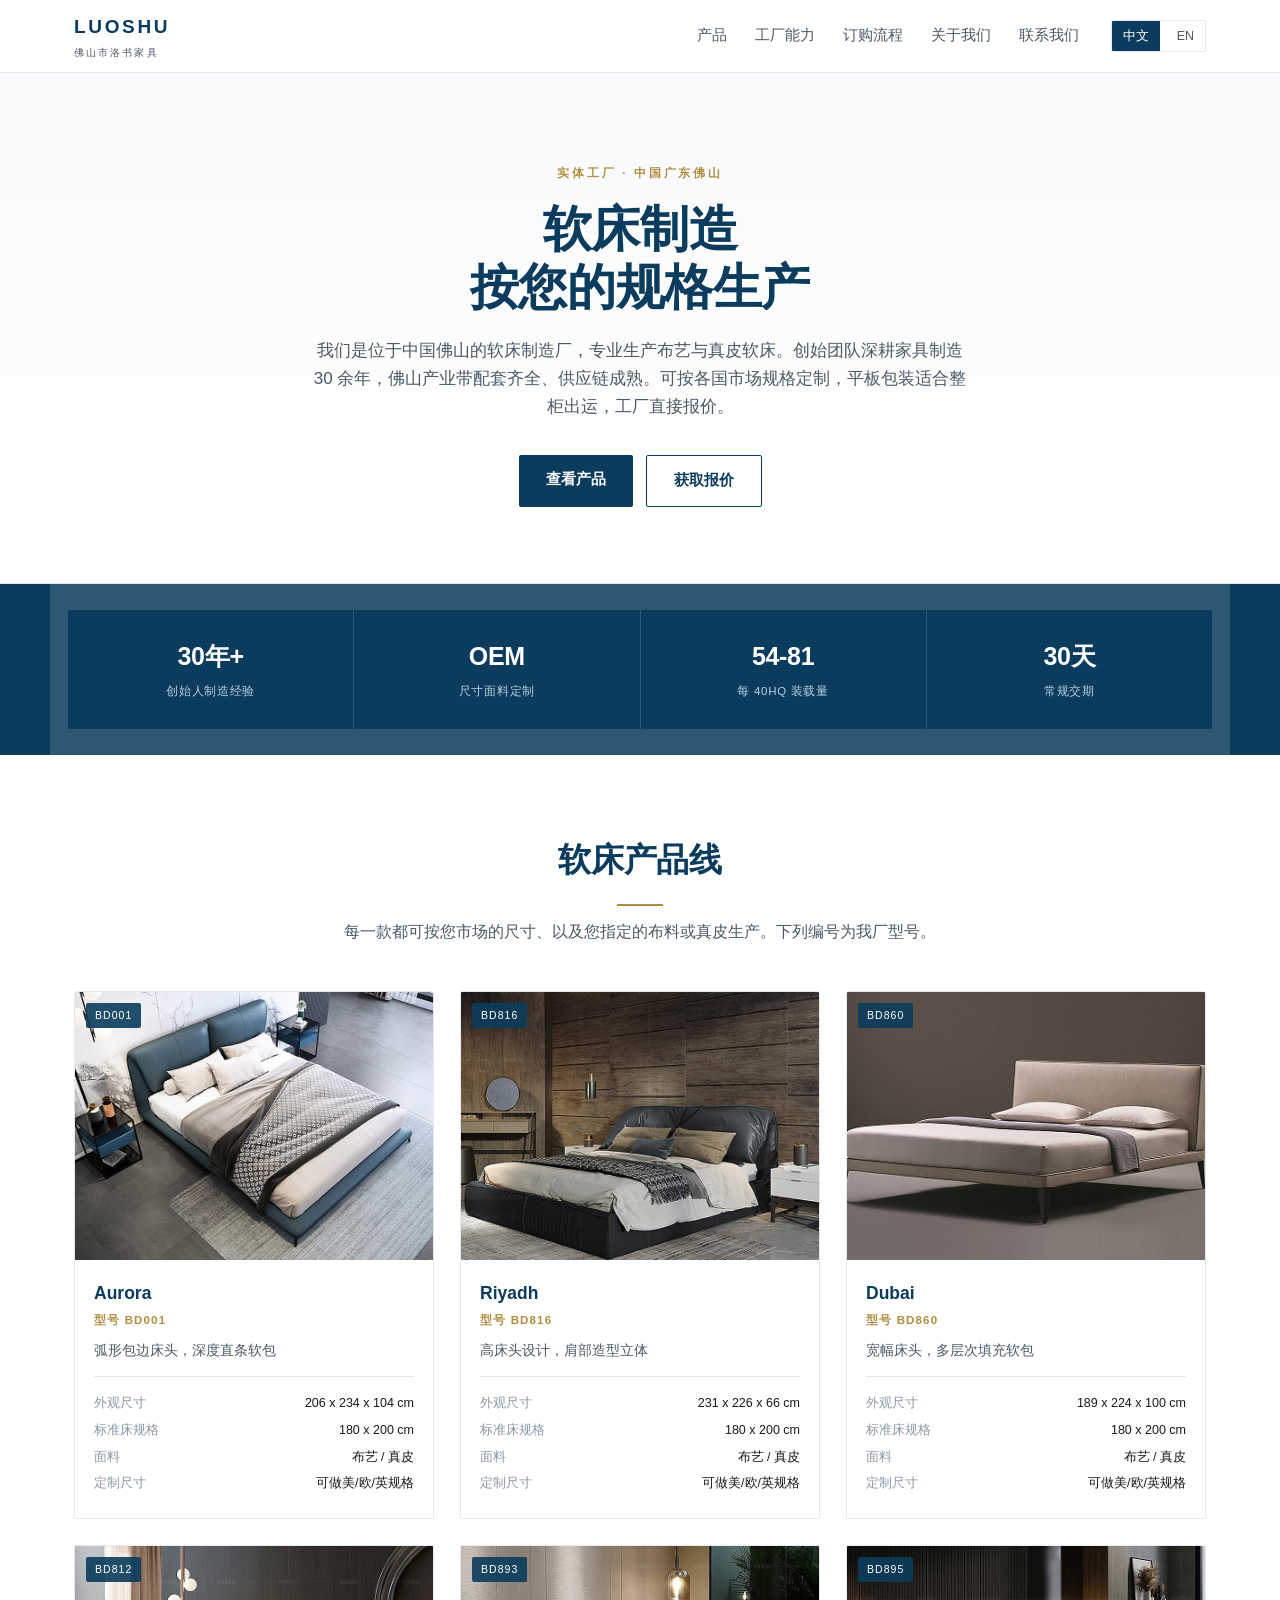
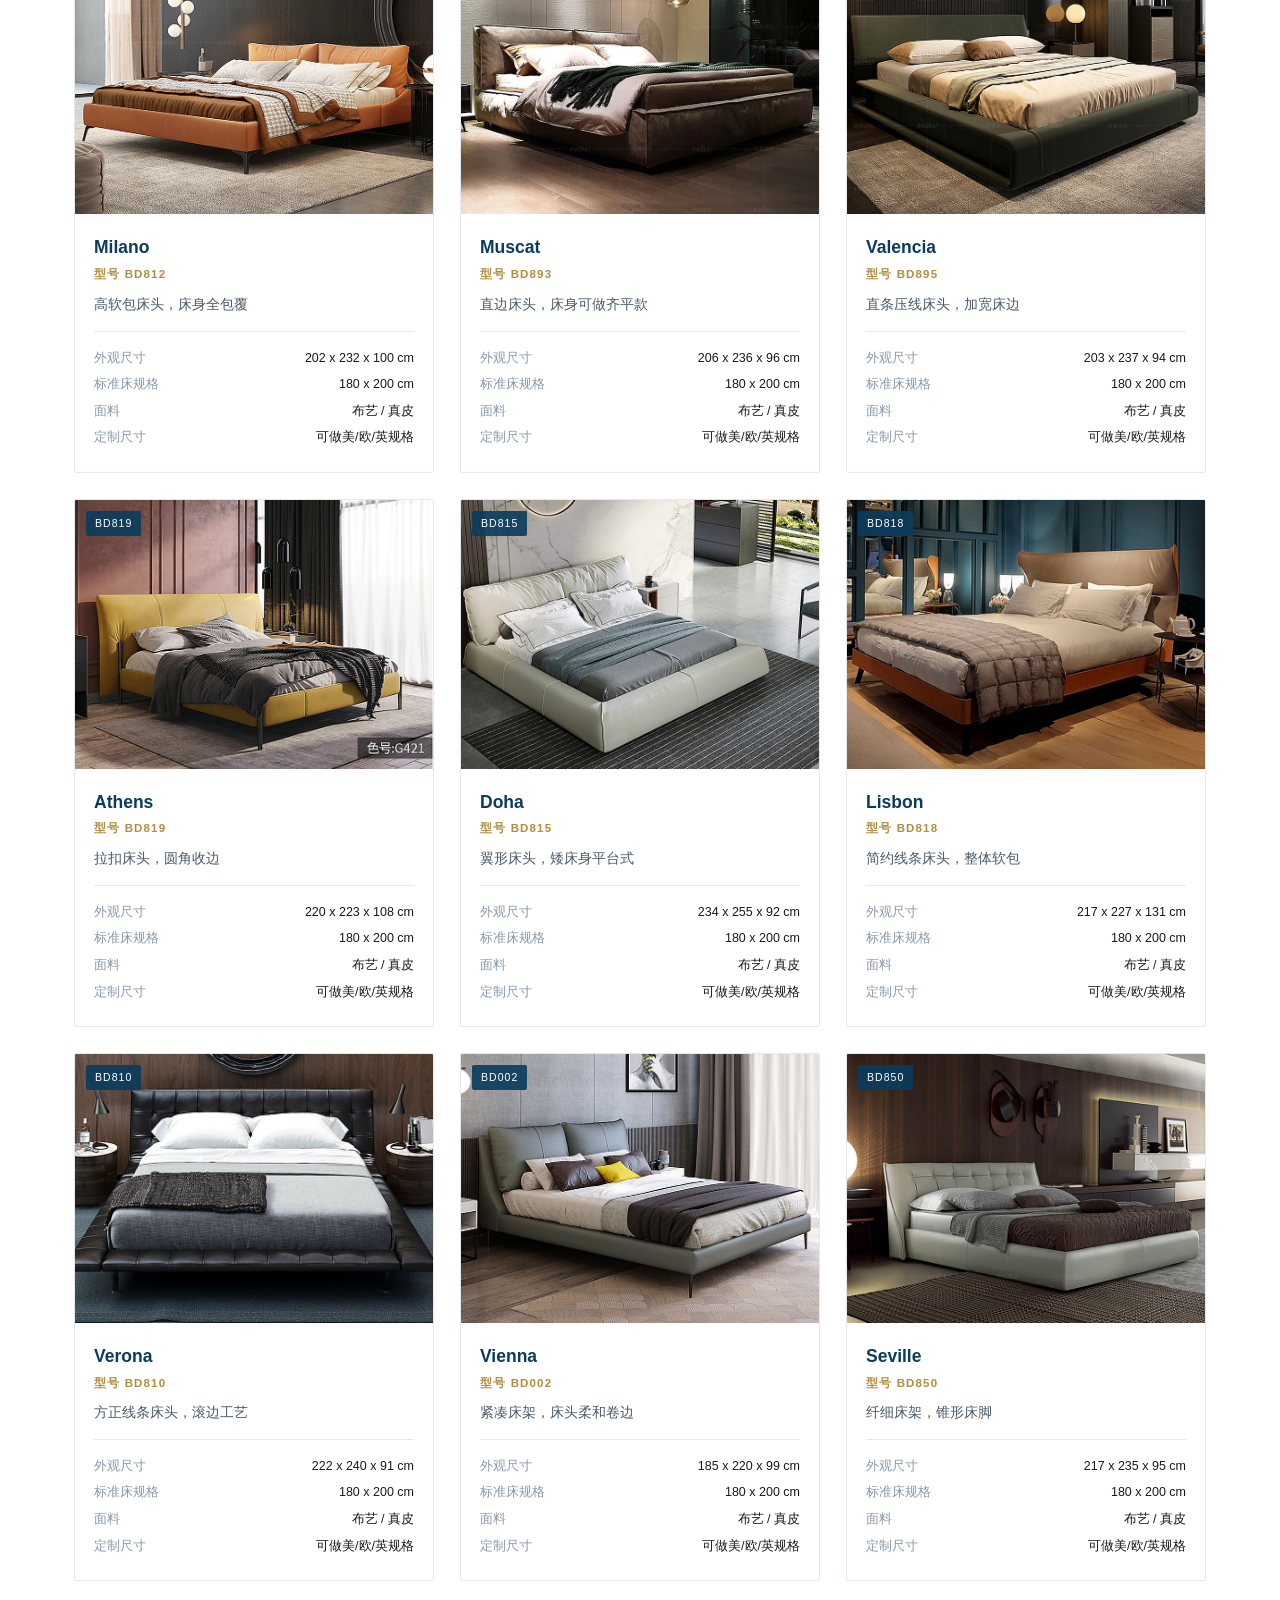
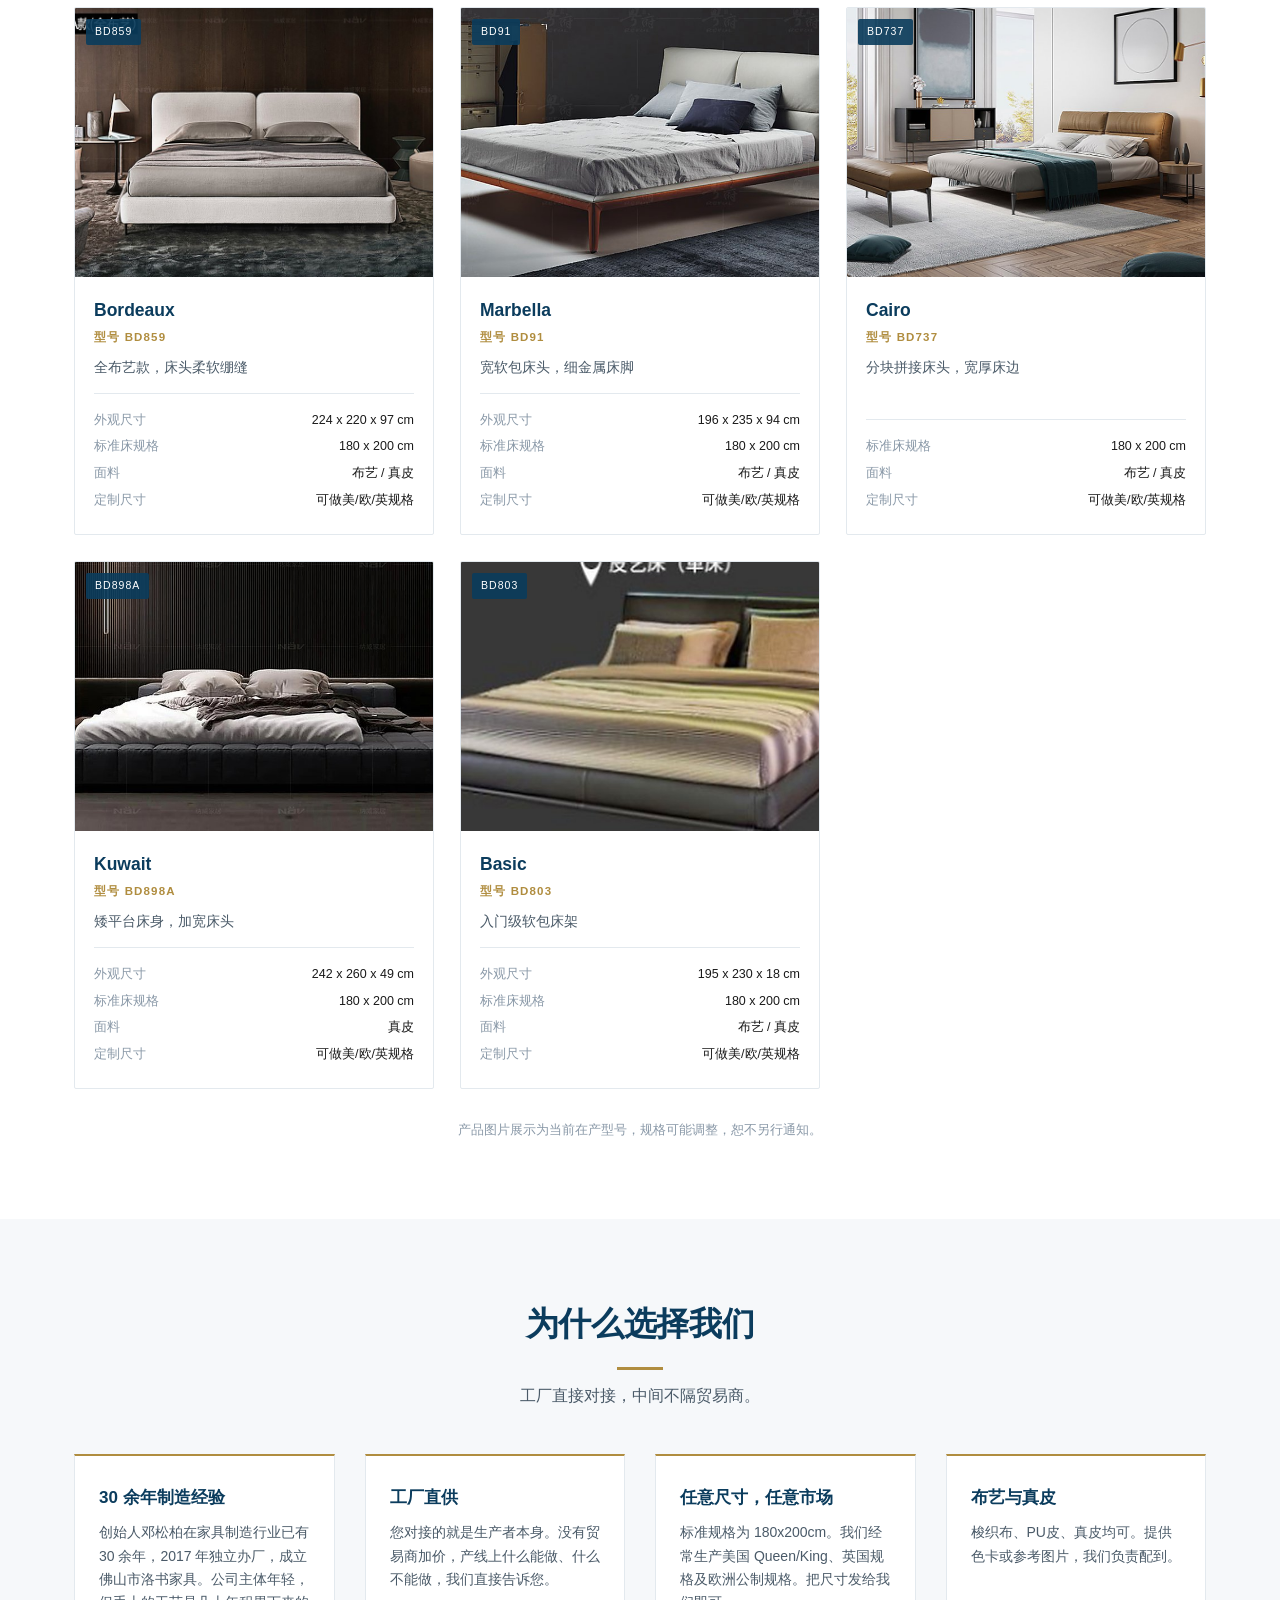
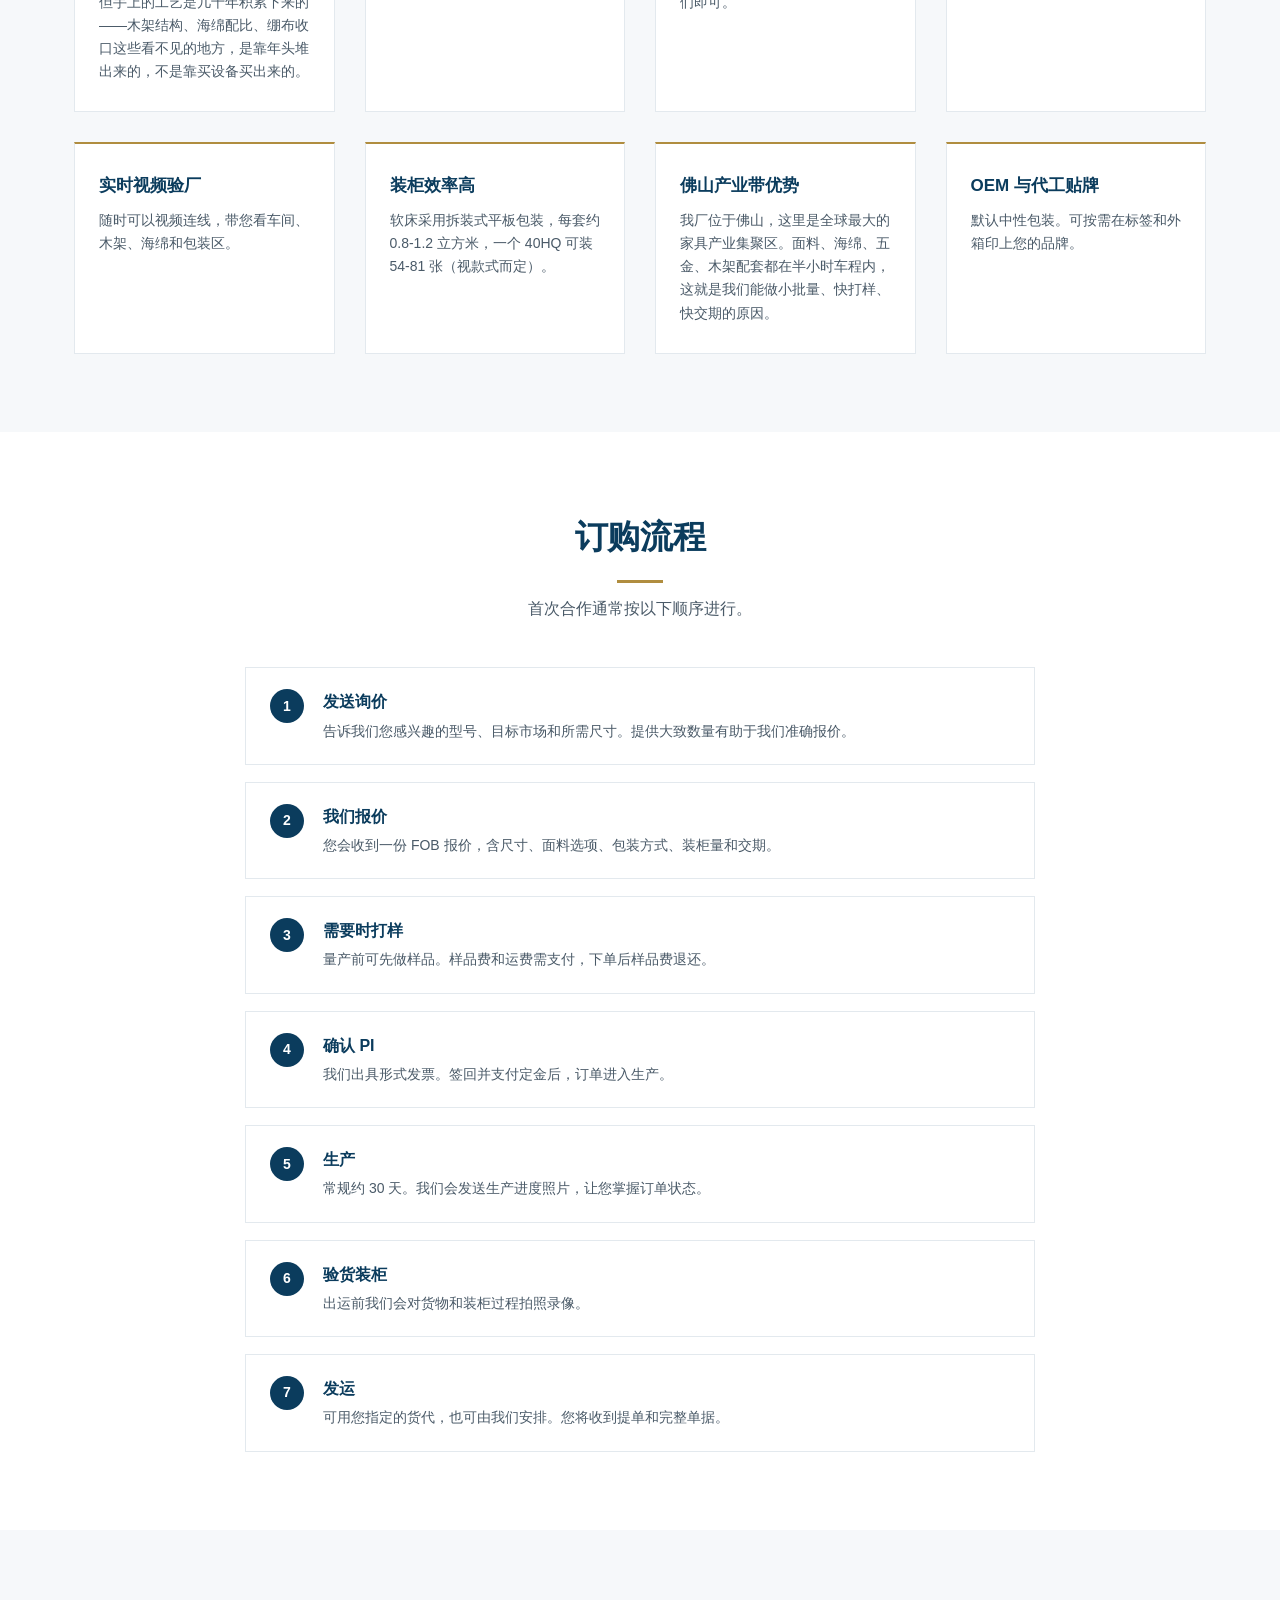
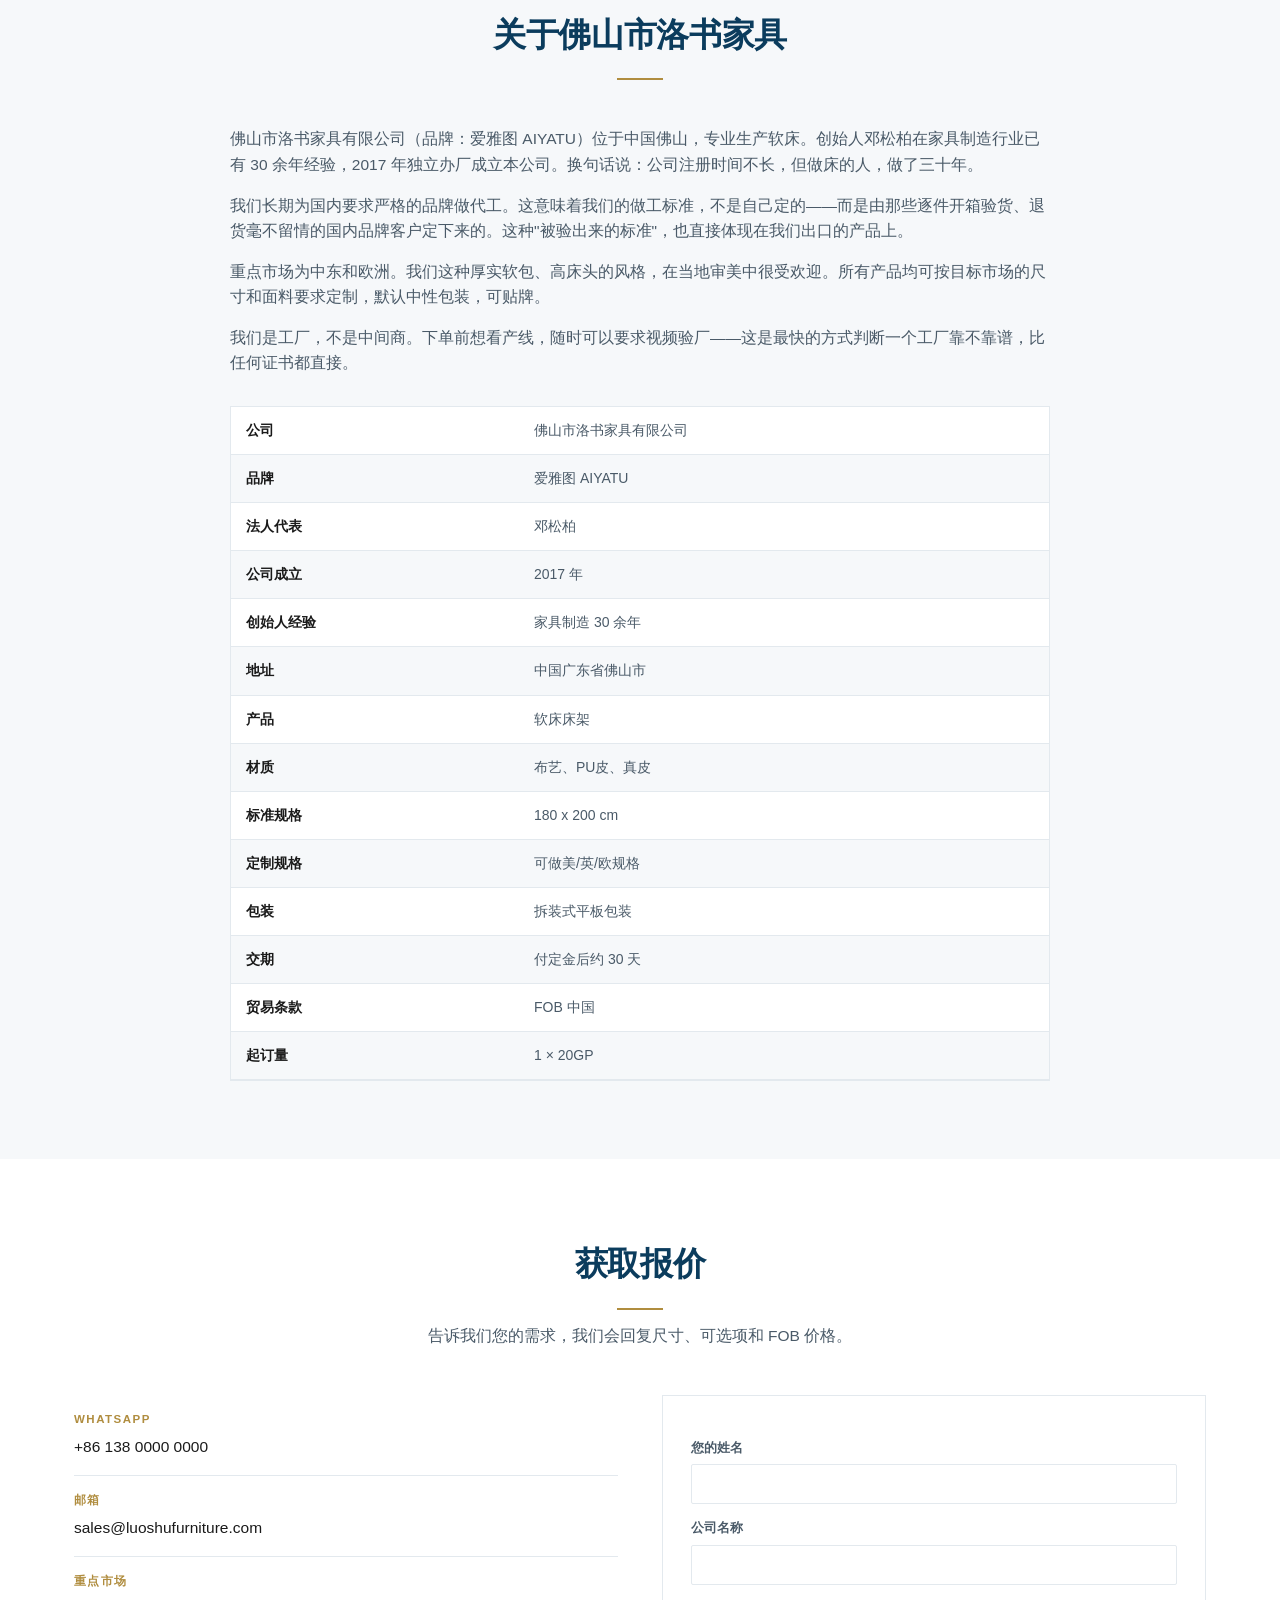
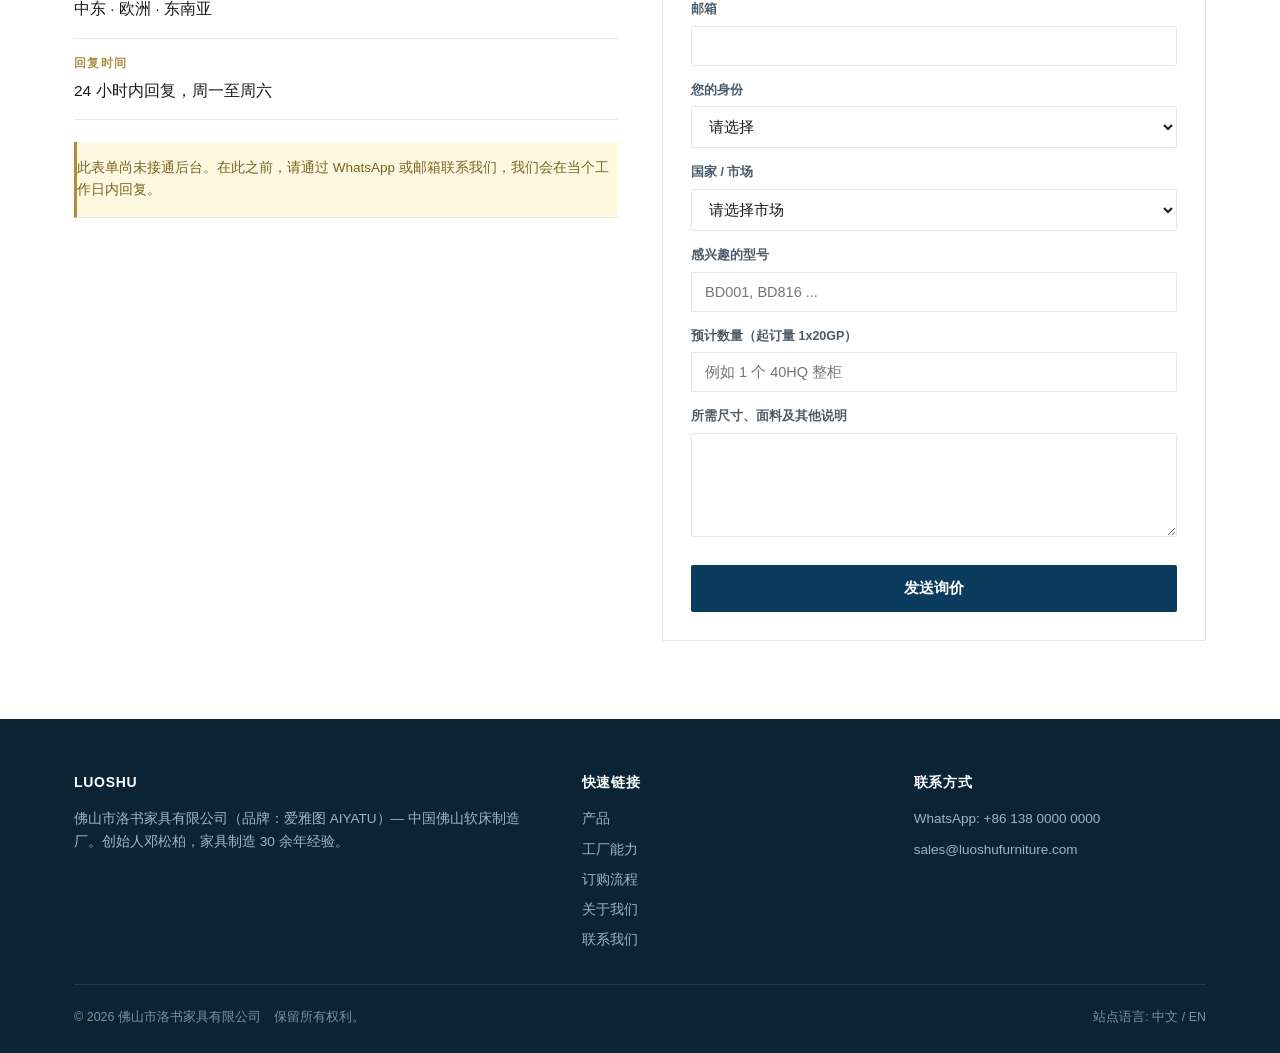
<file: index.html>
<!DOCTYPE html>
<html lang="zh-CN">
<head>
<meta charset="UTF-8">
<meta name="viewport" content="width=device-width,initial-scale=1">
<title>佛山市洛书家具 | 中国软床制造厂</title>
<meta name="description" content="佛山市洛书家具有限公司，中国佛山软床制造厂。生产布艺与真皮软床，可定制中东及欧洲市场规格，拆装式平板包装，FOB 工厂报价。">
<link rel="canonical" href="./">
<link rel="alternate" hreflang="en" href="en/">
<link rel="alternate" hreflang="zh-CN" href="./">
<meta property="og:title" content="佛山市洛书家具 | 中国软床制造厂">
<meta property="og:description" content="中国软床制造厂，生产布艺与真皮软床。可定制中东及欧洲市场规格，拆装式平板包装，FOB 工厂报价。">
<meta property="og:type" content="website">
<link rel="icon" type="image/svg+xml" href="assets/favicon.svg">
<link rel="stylesheet" href="assets/style.css">
<script type="application/ld+json">
{
 "@context": "https://schema.org",
 "@type": "Organization",
 "name": "Foshan Luoshu Furniture Co., Ltd",
 "alternateName": "佛山市洛书家具",
 "url": "https://kerwinthean.github.io/luoshu-furniture-website/",
 "description": "Chinese manufacturer of fabric and genuine leather upholstered beds. OEM and ODM production for export markets.",
 "address": {
  "@type": "PostalAddress",
  "addressLocality": "Foshan",
  "addressRegion": "Guangdong",
  "addressCountry": "CN"
 },
 "contactPoint": {
  "@type": "ContactPoint",
  "contactType": "sales",
  "email": "sales@luoshufurniture.com",
  "telephone": "+8613800000000",
  "availableLanguage": [
   "en",
   "zh"
  ]
 },
 "makesOffer": {
  "@type": "Offer",
  "itemOffered": {
   "@type": "Product",
   "name": "Upholstered bed frames",
   "category": "Bedroom furniture"
  },
  "businessFunction": "http://purl.org/goodrelations/v1#Sell",
  "eligibleCustomerType": "Business"
 },
 "foundingDate": "2017",
 "legalName": "佛山市洛书家具有限公司",
 "founder": {
  "@type": "Person",
  "name": "邓松柏",
  "alternateName": "Deng Songbai",
  "description": "家具制造行业 30 余年经验"
 }
}
</script>
<script type="application/ld+json">
{
 "@context": "https://schema.org",
 "@type": "ItemList",
 "name": "Upholstered Bed Collection",
 "numberOfItems": 17,
 "itemListElement": [
  {
   "@type": "ListItem",
   "position": 1,
   "item": {
    "@type": "Product",
    "name": "Aurora Upholstered Bed (Model BD001)",
    "sku": "BD001",
    "category": "Upholstered bed frame",
    "material": "Fabric, PU leather, genuine leather",
    "manufacturer": {
     "@type": "Organization",
     "name": "Foshan Luoshu Furniture Co., Ltd"
    },
    "image": "https://kerwinthean.github.io/luoshu-furniture-website/assets/products/bd001.jpg",
    "description": "Curved wingback headboard with deep channel tufting"
   }
  },
  {
   "@type": "ListItem",
   "position": 2,
   "item": {
    "@type": "Product",
    "name": "Riyadh Upholstered Bed (Model BD816)",
    "sku": "BD816",
    "category": "Upholstered bed frame",
    "material": "Fabric, PU leather, genuine leather",
    "manufacturer": {
     "@type": "Organization",
     "name": "Foshan Luoshu Furniture Co., Ltd"
    },
    "image": "https://kerwinthean.github.io/luoshu-furniture-website/assets/products/bd816.jpg",
    "description": "High headboard with sculpted shoulders"
   }
  },
  {
   "@type": "ListItem",
   "position": 3,
   "item": {
    "@type": "Product",
    "name": "Dubai Upholstered Bed (Model BD860)",
    "sku": "BD860",
    "category": "Upholstered bed frame",
    "material": "Fabric, PU leather, genuine leather",
    "manufacturer": {
     "@type": "Organization",
     "name": "Foshan Luoshu Furniture Co., Ltd"
    },
    "image": "https://kerwinthean.github.io/luoshu-furniture-website/assets/products/bd860.jpg",
    "description": "Broad headboard with layered padding"
   }
  },
  {
   "@type": "ListItem",
   "position": 4,
   "item": {
    "@type": "Product",
    "name": "Milano Upholstered Bed (Model BD812)",
    "sku": "BD812",
    "category": "Upholstered bed frame",
    "material": "Fabric, PU leather, genuine leather",
    "manufacturer": {
     "@type": "Organization",
     "name": "Foshan Luoshu Furniture Co., Ltd"
    },
    "image": "https://kerwinthean.github.io/luoshu-furniture-website/assets/products/bd812.jpg",
    "description": "Tall padded headboard, upholstered base"
   }
  },
  {
   "@type": "ListItem",
   "position": 5,
   "item": {
    "@type": "Product",
    "name": "Muscat Upholstered Bed (Model BD893)",
    "sku": "BD893",
    "category": "Upholstered bed frame",
    "material": "Fabric, PU leather, genuine leather",
    "manufacturer": {
     "@type": "Organization",
     "name": "Foshan Luoshu Furniture Co., Ltd"
    },
    "image": "https://kerwinthean.github.io/luoshu-furniture-website/assets/products/bd893.jpg",
    "description": "Straight-edge headboard, optional flush base"
   }
  },
  {
   "@type": "ListItem",
   "position": 6,
   "item": {
    "@type": "Product",
    "name": "Valencia Upholstered Bed (Model BD895)",
    "sku": "BD895",
    "category": "Upholstered bed frame",
    "material": "Fabric, PU leather, genuine leather",
    "manufacturer": {
     "@type": "Organization",
     "name": "Foshan Luoshu Furniture Co., Ltd"
    },
    "image": "https://kerwinthean.github.io/luoshu-furniture-website/assets/products/bd895.jpg",
    "description": "Channel-stitched headboard with wide rails"
   }
  },
  {
   "@type": "ListItem",
   "position": 7,
   "item": {
    "@type": "Product",
    "name": "Athens Upholstered Bed (Model BD819)",
    "sku": "BD819",
    "category": "Upholstered bed frame",
    "material": "Fabric, PU leather, genuine leather",
    "manufacturer": {
     "@type": "Organization",
     "name": "Foshan Luoshu Furniture Co., Ltd"
    },
    "image": "https://kerwinthean.github.io/luoshu-furniture-website/assets/products/bd819.jpg",
    "description": "Buttoned headboard with rounded corners"
   }
  },
  {
   "@type": "ListItem",
   "position": 8,
   "item": {
    "@type": "Product",
    "name": "Doha Upholstered Bed (Model BD815)",
    "sku": "BD815",
    "category": "Upholstered bed frame",
    "material": "Fabric, PU leather, genuine leather",
    "manufacturer": {
     "@type": "Organization",
     "name": "Foshan Luoshu Furniture Co., Ltd"
    },
    "image": "https://kerwinthean.github.io/luoshu-furniture-website/assets/products/bd815.jpg",
    "description": "Winged headboard with low-profile platform"
   }
  },
  {
   "@type": "ListItem",
   "position": 9,
   "item": {
    "@type": "Product",
    "name": "Lisbon Upholstered Bed (Model BD818)",
    "sku": "BD818",
    "category": "Upholstered bed frame",
    "material": "Fabric, PU leather, genuine leather",
    "manufacturer": {
     "@type": "Organization",
     "name": "Foshan Luoshu Furniture Co., Ltd"
    },
    "image": "https://kerwinthean.github.io/luoshu-furniture-website/assets/products/bd818.jpg",
    "description": "Clean-line headboard, fully upholstered"
   }
  },
  {
   "@type": "ListItem",
   "position": 10,
   "item": {
    "@type": "Product",
    "name": "Verona Upholstered Bed (Model BD810)",
    "sku": "BD810",
    "category": "Upholstered bed frame",
    "material": "Fabric, PU leather, genuine leather",
    "manufacturer": {
     "@type": "Organization",
     "name": "Foshan Luoshu Furniture Co., Ltd"
    },
    "image": "https://kerwinthean.github.io/luoshu-furniture-website/assets/products/bd810.jpg",
    "description": "Square-line headboard with piped edging"
   }
  },
  {
   "@type": "ListItem",
   "position": 11,
   "item": {
    "@type": "Product",
    "name": "Vienna Upholstered Bed (Model BD002)",
    "sku": "BD002",
    "category": "Upholstered bed frame",
    "material": "Fabric, PU leather, genuine leather",
    "manufacturer": {
     "@type": "Organization",
     "name": "Foshan Luoshu Furniture Co., Ltd"
    },
    "image": "https://kerwinthean.github.io/luoshu-furniture-website/assets/products/bd002.jpg",
    "description": "Compact frame with softly rolled headboard"
   }
  },
  {
   "@type": "ListItem",
   "position": 12,
   "item": {
    "@type": "Product",
    "name": "Seville Upholstered Bed (Model BD850)",
    "sku": "BD850",
    "category": "Upholstered bed frame",
    "material": "Fabric, PU leather, genuine leather",
    "manufacturer": {
     "@type": "Organization",
     "name": "Foshan Luoshu Furniture Co., Ltd"
    },
    "image": "https://kerwinthean.github.io/luoshu-furniture-website/assets/products/bd850.jpg",
    "description": "Slim-frame design with tapered legs"
   }
  },
  {
   "@type": "ListItem",
   "position": 13,
   "item": {
    "@type": "Product",
    "name": "Bordeaux Upholstered Bed (Model BD859)",
    "sku": "BD859",
    "category": "Upholstered bed frame",
    "material": "Fabric, PU leather, genuine leather",
    "manufacturer": {
     "@type": "Organization",
     "name": "Foshan Luoshu Furniture Co., Ltd"
    },
    "image": "https://kerwinthean.github.io/luoshu-furniture-website/assets/products/bd859.jpg",
    "description": "Full-fabric build with soft quilted headboard"
   }
  },
  {
   "@type": "ListItem",
   "position": 14,
   "item": {
    "@type": "Product",
    "name": "Marbella Upholstered Bed (Model BD91)",
    "sku": "BD91",
    "category": "Upholstered bed frame",
    "material": "Fabric, PU leather, genuine leather",
    "manufacturer": {
     "@type": "Organization",
     "name": "Foshan Luoshu Furniture Co., Ltd"
    },
    "image": "https://kerwinthean.github.io/luoshu-furniture-website/assets/products/bd91.jpg",
    "description": "Wide padded headboard with slim metal feet"
   }
  },
  {
   "@type": "ListItem",
   "position": 15,
   "item": {
    "@type": "Product",
    "name": "Cairo Upholstered Bed (Model BD737)",
    "sku": "BD737",
    "category": "Upholstered bed frame",
    "material": "Fabric, PU leather, genuine leather",
    "manufacturer": {
     "@type": "Organization",
     "name": "Foshan Luoshu Furniture Co., Ltd"
    },
    "image": "https://kerwinthean.github.io/luoshu-furniture-website/assets/products/bd737.jpg",
    "description": "Panelled headboard with generous side rails"
   }
  },
  {
   "@type": "ListItem",
   "position": 16,
   "item": {
    "@type": "Product",
    "name": "Kuwait Upholstered Bed (Model BD898A)",
    "sku": "BD898A",
    "category": "Upholstered bed frame",
    "material": "Fabric, PU leather, genuine leather",
    "manufacturer": {
     "@type": "Organization",
     "name": "Foshan Luoshu Furniture Co., Ltd"
    },
    "image": "https://kerwinthean.github.io/luoshu-furniture-website/assets/products/bd898a.jpg",
    "description": "Low platform bed with extended headboard"
   }
  },
  {
   "@type": "ListItem",
   "position": 17,
   "item": {
    "@type": "Product",
    "name": "Basic Upholstered Bed (Model BD803)",
    "sku": "BD803",
    "category": "Upholstered bed frame",
    "material": "Fabric, PU leather, genuine leather",
    "manufacturer": {
     "@type": "Organization",
     "name": "Foshan Luoshu Furniture Co., Ltd"
    },
    "image": "https://kerwinthean.github.io/luoshu-furniture-website/assets/products/bd803.jpg",
    "description": "Entry-level upholstered frame"
   }
  }
 ]
}
</script>
</head><body>
<header><div class="wrap nav">
<a href="#" class="logo">LUOSHU<span>佛山市洛书家具</span></a>
<button class="burger" aria-label="Menu">&#9776;</button>
<ul>
<li><a href="#products">产品</a></li>
<li><a href="#capability">工厂能力</a></li>
<li><a href="#process">订购流程</a></li>
<li><a href="#about">关于我们</a></li>
<li><a href="#contact">联系我们</a></li>
</ul>
<div class="lang">
<a class="on" href="./">中文</a><a href="en/">EN</a>
</div>
</div></header>
<div class="hero"><div class="wrap">
<div class="kicker">实体工厂 · 中国广东佛山</div>
<h1>软床制造<br>按您的规格生产</h1>
<p>我们是位于中国佛山的软床制造厂，专业生产布艺与真皮软床。创始团队深耕家具制造 30 余年，佛山产业带配套齐全、供应链成熟。可按各国市场规格定制，平板包装适合整柜出运，工厂直接报价。</p>
<div class="cta"><a class="btn btn-p" href="#products">查看产品</a><a class="btn btn-o" href="#contact">获取报价</a></div>
</div></div>
<div class="strip"><div class="wrap">
<div><b>30年+</b><small>创始人制造经验</small></div>
<div><b>OEM</b><small>尺寸面料定制</small></div>
<div><b>54-81</b><small>每 40HQ 装载量</small></div>
<div><b>30天</b><small>常规交期</small></div>
</div></div>
<section id="products"><div class="wrap">
<div class="head"><h2>软床产品线</h2><div class="rule"></div><p>每一款都可按您市场的尺寸、以及您指定的布料或真皮生产。下列编号为我厂型号。</p></div>
<div class="grid">
<div class="card">
<div class="ph"><span class="tag">BD001</span><img src="assets/products/bd001-thumb.jpg" alt="Aurora upholstered bed" loading="lazy"></div>
<div class="body">
<h3>Aurora</h3>
<div class="mdl">型号 BD001</div>
<div class="dsc">弧形包边床头，深度直条软包</div>
<div class="spec">
<div><span>外观尺寸</span><span>206 x 234 x 104 cm</span></div>
<div><span>标准床规格</span><span>180 x 200 cm</span></div>
<div><span>面料</span><span>布艺 / 真皮</span></div>
<div><span>定制尺寸</span><span>可做美/欧/英规格</span></div>
</div></div></div>
<div class="card">
<div class="ph"><span class="tag">BD816</span><img src="assets/products/bd816-thumb.jpg" alt="Riyadh upholstered bed" loading="lazy"></div>
<div class="body">
<h3>Riyadh</h3>
<div class="mdl">型号 BD816</div>
<div class="dsc">高床头设计，肩部造型立体</div>
<div class="spec">
<div><span>外观尺寸</span><span>231 x 226 x 66 cm</span></div>
<div><span>标准床规格</span><span>180 x 200 cm</span></div>
<div><span>面料</span><span>布艺 / 真皮</span></div>
<div><span>定制尺寸</span><span>可做美/欧/英规格</span></div>
</div></div></div>
<div class="card">
<div class="ph"><span class="tag">BD860</span><img src="assets/products/bd860-thumb.jpg" alt="Dubai upholstered bed" loading="lazy"></div>
<div class="body">
<h3>Dubai</h3>
<div class="mdl">型号 BD860</div>
<div class="dsc">宽幅床头，多层次填充软包</div>
<div class="spec">
<div><span>外观尺寸</span><span>189 x 224 x 100 cm</span></div>
<div><span>标准床规格</span><span>180 x 200 cm</span></div>
<div><span>面料</span><span>布艺 / 真皮</span></div>
<div><span>定制尺寸</span><span>可做美/欧/英规格</span></div>
</div></div></div>
<div class="card">
<div class="ph"><span class="tag">BD812</span><img src="assets/products/bd812-thumb.jpg" alt="Milano upholstered bed" loading="lazy"></div>
<div class="body">
<h3>Milano</h3>
<div class="mdl">型号 BD812</div>
<div class="dsc">高软包床头，床身全包覆</div>
<div class="spec">
<div><span>外观尺寸</span><span>202 x 232 x 100 cm</span></div>
<div><span>标准床规格</span><span>180 x 200 cm</span></div>
<div><span>面料</span><span>布艺 / 真皮</span></div>
<div><span>定制尺寸</span><span>可做美/欧/英规格</span></div>
</div></div></div>
<div class="card">
<div class="ph"><span class="tag">BD893</span><img src="assets/products/bd893-thumb.jpg" alt="Muscat upholstered bed" loading="lazy"></div>
<div class="body">
<h3>Muscat</h3>
<div class="mdl">型号 BD893</div>
<div class="dsc">直边床头，床身可做齐平款</div>
<div class="spec">
<div><span>外观尺寸</span><span>206 x 236 x 96 cm</span></div>
<div><span>标准床规格</span><span>180 x 200 cm</span></div>
<div><span>面料</span><span>布艺 / 真皮</span></div>
<div><span>定制尺寸</span><span>可做美/欧/英规格</span></div>
</div></div></div>
<div class="card">
<div class="ph"><span class="tag">BD895</span><img src="assets/products/bd895-thumb.jpg" alt="Valencia upholstered bed" loading="lazy"></div>
<div class="body">
<h3>Valencia</h3>
<div class="mdl">型号 BD895</div>
<div class="dsc">直条压线床头，加宽床边</div>
<div class="spec">
<div><span>外观尺寸</span><span>203 x 237 x 94 cm</span></div>
<div><span>标准床规格</span><span>180 x 200 cm</span></div>
<div><span>面料</span><span>布艺 / 真皮</span></div>
<div><span>定制尺寸</span><span>可做美/欧/英规格</span></div>
</div></div></div>
<div class="card">
<div class="ph"><span class="tag">BD819</span><img src="assets/products/bd819-thumb.jpg" alt="Athens upholstered bed" loading="lazy"></div>
<div class="body">
<h3>Athens</h3>
<div class="mdl">型号 BD819</div>
<div class="dsc">拉扣床头，圆角收边</div>
<div class="spec">
<div><span>外观尺寸</span><span>220 x 223 x 108 cm</span></div>
<div><span>标准床规格</span><span>180 x 200 cm</span></div>
<div><span>面料</span><span>布艺 / 真皮</span></div>
<div><span>定制尺寸</span><span>可做美/欧/英规格</span></div>
</div></div></div>
<div class="card">
<div class="ph"><span class="tag">BD815</span><img src="assets/products/bd815-thumb.jpg" alt="Doha upholstered bed" loading="lazy"></div>
<div class="body">
<h3>Doha</h3>
<div class="mdl">型号 BD815</div>
<div class="dsc">翼形床头，矮床身平台式</div>
<div class="spec">
<div><span>外观尺寸</span><span>234 x 255 x 92 cm</span></div>
<div><span>标准床规格</span><span>180 x 200 cm</span></div>
<div><span>面料</span><span>布艺 / 真皮</span></div>
<div><span>定制尺寸</span><span>可做美/欧/英规格</span></div>
</div></div></div>
<div class="card">
<div class="ph"><span class="tag">BD818</span><img src="assets/products/bd818-thumb.jpg" alt="Lisbon upholstered bed" loading="lazy"></div>
<div class="body">
<h3>Lisbon</h3>
<div class="mdl">型号 BD818</div>
<div class="dsc">简约线条床头，整体软包</div>
<div class="spec">
<div><span>外观尺寸</span><span>217 x 227 x 131 cm</span></div>
<div><span>标准床规格</span><span>180 x 200 cm</span></div>
<div><span>面料</span><span>布艺 / 真皮</span></div>
<div><span>定制尺寸</span><span>可做美/欧/英规格</span></div>
</div></div></div>
<div class="card">
<div class="ph"><span class="tag">BD810</span><img src="assets/products/bd810-thumb.jpg" alt="Verona upholstered bed" loading="lazy"></div>
<div class="body">
<h3>Verona</h3>
<div class="mdl">型号 BD810</div>
<div class="dsc">方正线条床头，滚边工艺</div>
<div class="spec">
<div><span>外观尺寸</span><span>222 x 240 x 91 cm</span></div>
<div><span>标准床规格</span><span>180 x 200 cm</span></div>
<div><span>面料</span><span>布艺 / 真皮</span></div>
<div><span>定制尺寸</span><span>可做美/欧/英规格</span></div>
</div></div></div>
<div class="card">
<div class="ph"><span class="tag">BD002</span><img src="assets/products/bd002-thumb.jpg" alt="Vienna upholstered bed" loading="lazy"></div>
<div class="body">
<h3>Vienna</h3>
<div class="mdl">型号 BD002</div>
<div class="dsc">紧凑床架，床头柔和卷边</div>
<div class="spec">
<div><span>外观尺寸</span><span>185 x 220 x 99 cm</span></div>
<div><span>标准床规格</span><span>180 x 200 cm</span></div>
<div><span>面料</span><span>布艺 / 真皮</span></div>
<div><span>定制尺寸</span><span>可做美/欧/英规格</span></div>
</div></div></div>
<div class="card">
<div class="ph"><span class="tag">BD850</span><img src="assets/products/bd850-thumb.jpg" alt="Seville upholstered bed" loading="lazy"></div>
<div class="body">
<h3>Seville</h3>
<div class="mdl">型号 BD850</div>
<div class="dsc">纤细床架，锥形床脚</div>
<div class="spec">
<div><span>外观尺寸</span><span>217 x 235 x 95 cm</span></div>
<div><span>标准床规格</span><span>180 x 200 cm</span></div>
<div><span>面料</span><span>布艺 / 真皮</span></div>
<div><span>定制尺寸</span><span>可做美/欧/英规格</span></div>
</div></div></div>
<div class="card">
<div class="ph"><span class="tag">BD859</span><img src="assets/products/bd859-thumb.jpg" alt="Bordeaux upholstered bed" loading="lazy"></div>
<div class="body">
<h3>Bordeaux</h3>
<div class="mdl">型号 BD859</div>
<div class="dsc">全布艺款，床头柔软绷缝</div>
<div class="spec">
<div><span>外观尺寸</span><span>224 x 220 x 97 cm</span></div>
<div><span>标准床规格</span><span>180 x 200 cm</span></div>
<div><span>面料</span><span>布艺 / 真皮</span></div>
<div><span>定制尺寸</span><span>可做美/欧/英规格</span></div>
</div></div></div>
<div class="card">
<div class="ph"><span class="tag">BD91</span><img src="assets/products/bd91-thumb.jpg" alt="Marbella upholstered bed" loading="lazy"></div>
<div class="body">
<h3>Marbella</h3>
<div class="mdl">型号 BD91</div>
<div class="dsc">宽软包床头，细金属床脚</div>
<div class="spec">
<div><span>外观尺寸</span><span>196 x 235 x 94 cm</span></div>
<div><span>标准床规格</span><span>180 x 200 cm</span></div>
<div><span>面料</span><span>布艺 / 真皮</span></div>
<div><span>定制尺寸</span><span>可做美/欧/英规格</span></div>
</div></div></div>
<div class="card">
<div class="ph"><span class="tag">BD737</span><img src="assets/products/bd737-thumb.jpg" alt="Cairo upholstered bed" loading="lazy"></div>
<div class="body">
<h3>Cairo</h3>
<div class="mdl">型号 BD737</div>
<div class="dsc">分块拼接床头，宽厚床边</div>
<div class="spec">
<div><span>标准床规格</span><span>180 x 200 cm</span></div>
<div><span>面料</span><span>布艺 / 真皮</span></div>
<div><span>定制尺寸</span><span>可做美/欧/英规格</span></div>
</div></div></div>
<div class="card">
<div class="ph"><span class="tag">BD898A</span><img src="assets/products/bd898a-thumb.jpg" alt="Kuwait upholstered bed" loading="lazy"></div>
<div class="body">
<h3>Kuwait</h3>
<div class="mdl">型号 BD898A</div>
<div class="dsc">矮平台床身，加宽床头</div>
<div class="spec">
<div><span>外观尺寸</span><span>242 x 260 x 49 cm</span></div>
<div><span>标准床规格</span><span>180 x 200 cm</span></div>
<div><span>面料</span><span>真皮</span></div>
<div><span>定制尺寸</span><span>可做美/欧/英规格</span></div>
</div></div></div>
<div class="card">
<div class="ph"><span class="tag">BD803</span><img src="assets/products/bd803-thumb.jpg" alt="Basic upholstered bed" loading="lazy"></div>
<div class="body">
<h3>Basic</h3>
<div class="mdl">型号 BD803</div>
<div class="dsc">入门级软包床架</div>
<div class="spec">
<div><span>外观尺寸</span><span>195 x 230 x 18 cm</span></div>
<div><span>标准床规格</span><span>180 x 200 cm</span></div>
<div><span>面料</span><span>布艺 / 真皮</span></div>
<div><span>定制尺寸</span><span>可做美/欧/英规格</span></div>
</div></div></div>
</div>
<p style="text-align:center;margin-top:30px;font-size:13px;color:#8a99a8">产品图片展示为当前在产型号，规格可能调整，恕不另行通知。</p>
</div></section>
<section id="capability" class="alt"><div class="wrap">
<div class="head"><h2>为什么选择我们</h2><div class="rule"></div><p>工厂直接对接，中间不隔贸易商。</p></div>
<div class="feat">
<div class="fitem"><h3>30 余年制造经验</h3><p>创始人邓松柏在家具制造行业已有 30 余年，2017 年独立办厂，成立佛山市洛书家具。公司主体年轻，但手上的工艺是几十年积累下来的——木架结构、海绵配比、绷布收口这些看不见的地方，是靠年头堆出来的，不是靠买设备买出来的。</p></div>
<div class="fitem"><h3>工厂直供</h3><p>您对接的就是生产者本身。没有贸易商加价，产线上什么能做、什么不能做，我们直接告诉您。</p></div>
<div class="fitem"><h3>任意尺寸，任意市场</h3><p>标准规格为 180x200cm。我们经常生产美国 Queen/King、英国规格及欧洲公制规格。把尺寸发给我们即可。</p></div>
<div class="fitem"><h3>布艺与真皮</h3><p>梭织布、PU皮、真皮均可。提供色卡或参考图片，我们负责配到。</p></div>
<div class="fitem"><h3>实时视频验厂</h3><p>随时可以视频连线，带您看车间、木架、海绵和包装区。</p></div>
<div class="fitem"><h3>装柜效率高</h3><p>软床采用拆装式平板包装，每套约 0.8-1.2 立方米，一个 40HQ 可装 54-81 张（视款式而定）。</p></div>
<div class="fitem"><h3>佛山产业带优势</h3><p>我厂位于佛山，这里是全球最大的家具产业集聚区。面料、海绵、五金、木架配套都在半小时车程内，这就是我们能做小批量、快打样、快交期的原因。</p></div>
<div class="fitem"><h3>OEM 与代工贴牌</h3><p>默认中性包装。可按需在标签和外箱印上您的品牌。</p></div>
</div></div></section>
<section id="process"><div class="wrap">
<div class="head"><h2>订购流程</h2><div class="rule"></div><p>首次合作通常按以下顺序进行。</p></div>
<div class="steps">
<div class="step"><div><h3>发送询价</h3><p>告诉我们您感兴趣的型号、目标市场和所需尺寸。提供大致数量有助于我们准确报价。</p></div></div>
<div class="step"><div><h3>我们报价</h3><p>您会收到一份 FOB 报价，含尺寸、面料选项、包装方式、装柜量和交期。</p></div></div>
<div class="step"><div><h3>需要时打样</h3><p>量产前可先做样品。样品费和运费需支付，下单后样品费退还。</p></div></div>
<div class="step"><div><h3>确认 PI</h3><p>我们出具形式发票。签回并支付定金后，订单进入生产。</p></div></div>
<div class="step"><div><h3>生产</h3><p>常规约 30 天。我们会发送生产进度照片，让您掌握订单状态。</p></div></div>
<div class="step"><div><h3>验货装柜</h3><p>出运前我们会对货物和装柜过程拍照录像。</p></div></div>
<div class="step"><div><h3>发运</h3><p>可用您指定的货代，也可由我们安排。您将收到提单和完整单据。</p></div></div>
</div></div></section>
<section id="about" class="alt"><div class="wrap">
<div class="head"><h2>关于佛山市洛书家具</h2><div class="rule"></div></div>
<div style="max-width:820px;margin:0 auto">
<p style="margin-bottom:15px;color:#4a5a68;font-size:15.5px">佛山市洛书家具有限公司（品牌：爱雅图 AIYATU）位于中国佛山，专业生产软床。创始人邓松柏在家具制造行业已有 30 余年经验，2017 年独立办厂成立本公司。换句话说：公司注册时间不长，但做床的人，做了三十年。</p>
<p style="margin-bottom:15px;color:#4a5a68;font-size:15.5px">我们长期为国内要求严格的品牌做代工。这意味着我们的做工标准，不是自己定的——而是由那些逐件开箱验货、退货毫不留情的国内品牌客户定下来的。这种"被验出来的标准"，也直接体现在我们出口的产品上。</p>
<p style="margin-bottom:15px;color:#4a5a68;font-size:15.5px">重点市场为中东和欧洲。我们这种厚实软包、高床头的风格，在当地审美中很受欢迎。所有产品均可按目标市场的尺寸和面料要求定制，默认中性包装，可贴牌。</p>
<p style="margin-bottom:15px;color:#4a5a68;font-size:15.5px">我们是工厂，不是中间商。下单前想看产线，随时可以要求视频验厂——这是最快的方式判断一个工厂靠不靠谱，比任何证书都直接。</p>
<div class="tblwrap" style="margin-top:30px"><table class="tbl">
<tr><td>公司</td><td>佛山市洛书家具有限公司</td></tr>
<tr><td>品牌</td><td>爱雅图 AIYATU</td></tr>
<tr><td>法人代表</td><td>邓松柏</td></tr>
<tr><td>公司成立</td><td>2017 年</td></tr>
<tr><td>创始人经验</td><td>家具制造 30 余年</td></tr>
<tr><td>地址</td><td>中国广东省佛山市</td></tr>
<tr><td>产品</td><td>软床床架</td></tr>
<tr><td>材质</td><td>布艺、PU皮、真皮</td></tr>
<tr><td>标准规格</td><td>180 x 200 cm</td></tr>
<tr><td>定制规格</td><td>可做美/英/欧规格</td></tr>
<tr><td>包装</td><td>拆装式平板包装</td></tr>
<tr><td>交期</td><td>付定金后约 30 天</td></tr>
<tr><td>贸易条款</td><td>FOB 中国</td></tr>
<tr><td>起订量</td><td>1 × 20GP</td></tr>
</table></div></div></div></section>
<section id="contact"><div class="wrap">
<div class="head"><h2>获取报价</h2><div class="rule"></div><p>告诉我们您的需求，我们会回复尺寸、可选项和 FOB 价格。</p></div>
<div class="cbox">
<div class="cinfo">
<div><b>WhatsApp</b><a href="https://wa.me/8613800000000" target="_blank" rel="noopener">+86 138 0000 0000</a></div>
<div><b>邮箱</b><a href="mailto:sales@luoshufurniture.com">sales@luoshufurniture.com</a></div>
<div><b>重点市场</b><span>中东 · 欧洲 · 东南亚</span></div>
<div><b>回复时间</b><span>24 小时内回复，周一至周六</span></div>
<div class="note">此表单尚未接通后台。在此之前，请通过 WhatsApp 或邮箱联系我们，我们会在当个工作日内回复。</div>
</div>
<form onsubmit="return false">
<label>您的姓名</label><input type="text" name="name">
<label>公司名称</label><input type="text" name="company">
<label>邮箱</label><input type="email" name="email">
<label>您的身份</label><select name="buyer_type"><option value="">请选择</option>
<option>批发商 / 进口商</option>
<option>家具连锁零售</option>
<option>贸易公司</option>
<option>OEM / ODM / 自有品牌</option>
<option>酒店 / 工程项目</option>
<option>室内设计 / 软装公司</option>
<option>其他</option>
</select>
<label>国家 / 市场</label><select name="market"><option value="">请选择市场</option>
<option>阿联酋</option>
<option>沙特阿拉伯</option>
<option>卡塔尔</option>
<option>科威特</option>
<option>阿曼</option>
<option>德国</option>
<option>荷兰</option>
<option>波兰</option>
<option>英国</option>
<option>马来西亚</option>
<option>其他</option>
</select>
<label>感兴趣的型号</label><input type="text" name="models" placeholder="BD001, BD816 ...">
<label>预计数量（起订量 1x20GP）</label><input type="text" name="qty" placeholder="例如 1 个 40HQ 整柜">
<label>所需尺寸、面料及其他说明</label><textarea name="msg"></textarea>
<button type="submit">发送询价</button>
</form>
</div></div></section>
<footer><div class="wrap">
<div class="fgrid">
<div><h4>LUOSHU</h4><p>佛山市洛书家具有限公司（品牌：爱雅图 AIYATU）— 中国佛山软床制造厂。创始人邓松柏，家具制造 30 余年经验。</p></div>
<div><h4>快速链接</h4><ul>
<li><a href="#products">产品</a></li>
<li><a href="#capability">工厂能力</a></li>
<li><a href="#process">订购流程</a></li>
<li><a href="#about">关于我们</a></li>
<li><a href="#contact">联系我们</a></li>
</ul></div>
<div><h4>联系方式</h4><ul>
<li><a href="https://wa.me/8613800000000" target="_blank" rel="noopener">WhatsApp: +86 138 0000 0000</a></li>
<li><a href="mailto:sales@luoshufurniture.com">sales@luoshufurniture.com</a></li>
</ul></div>
</div>
<div class="fbot"><span>&copy; 2026 佛山市洛书家具有限公司　保留所有权利。</span><span>站点语言: 中文 / <a href='en/'>EN</a></span></div>
</div></footer>
<script src="assets/main.js"></script>
</body></html>
</file>
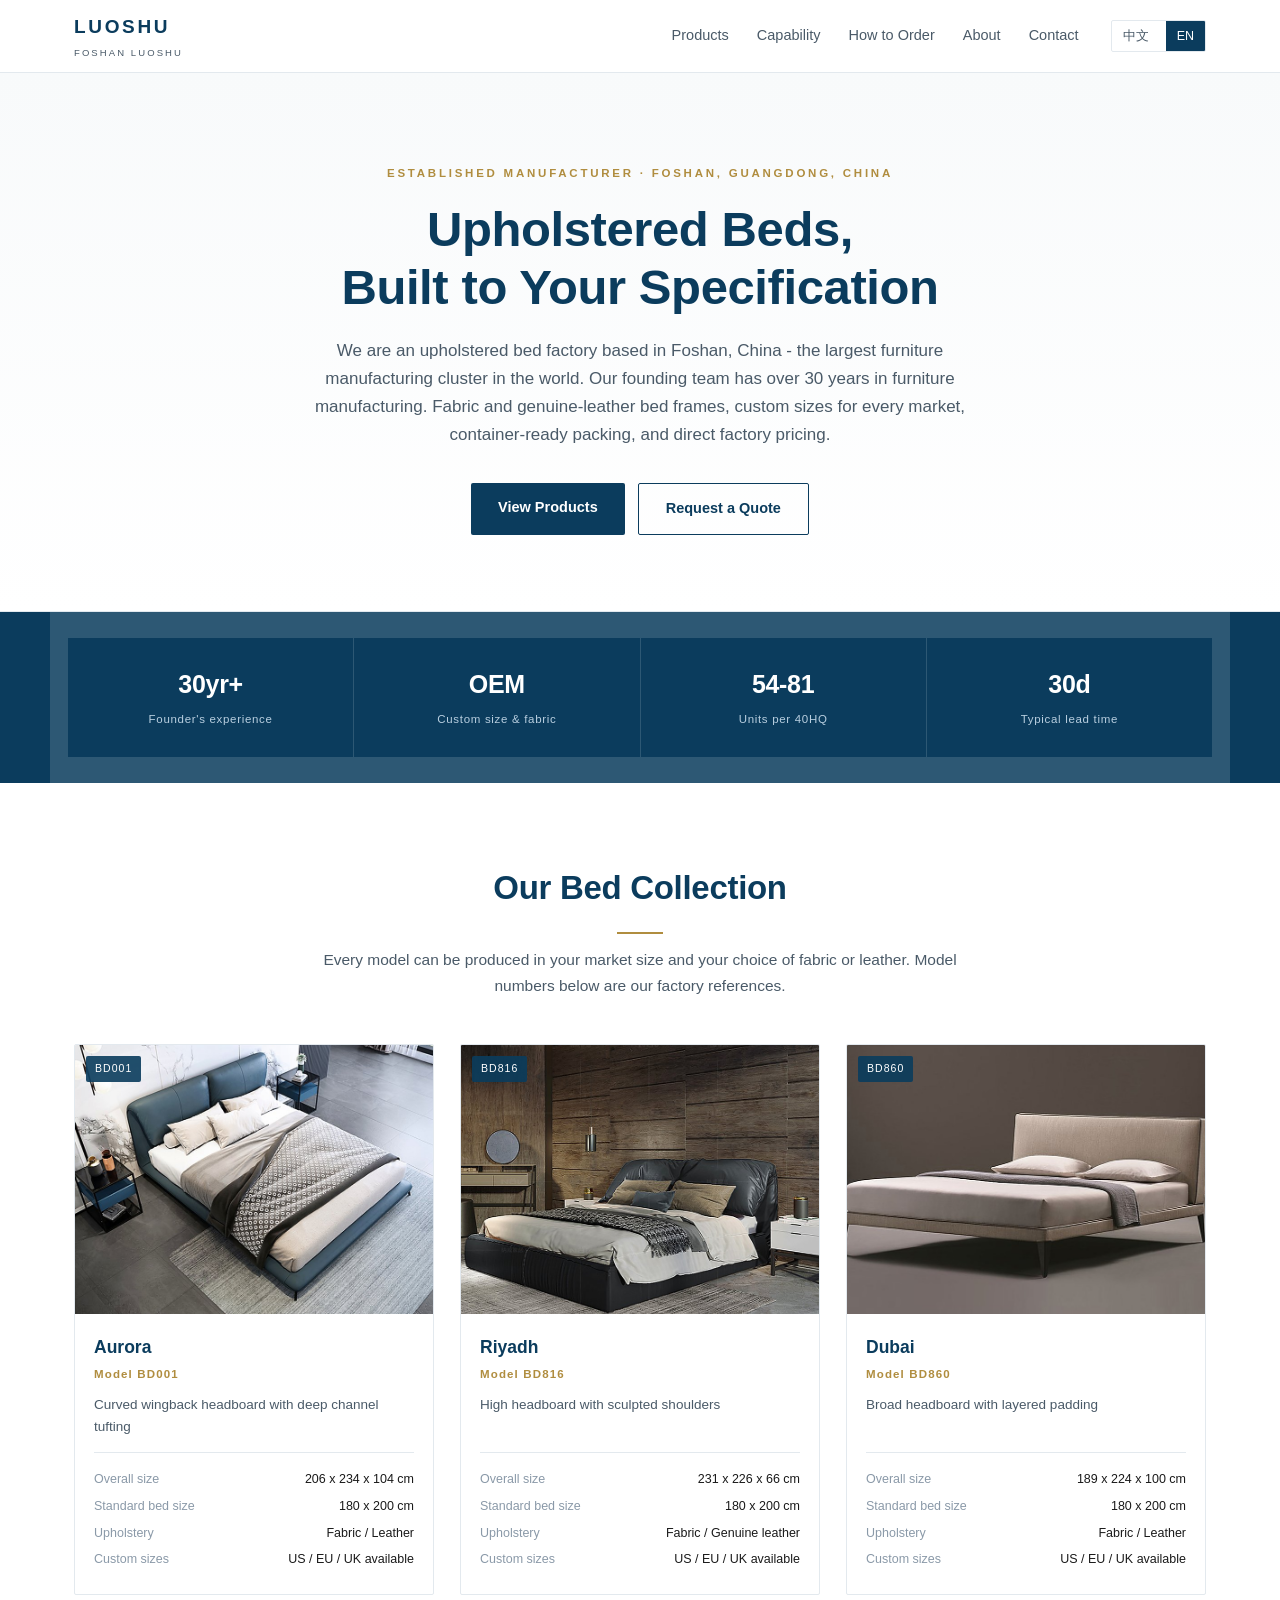
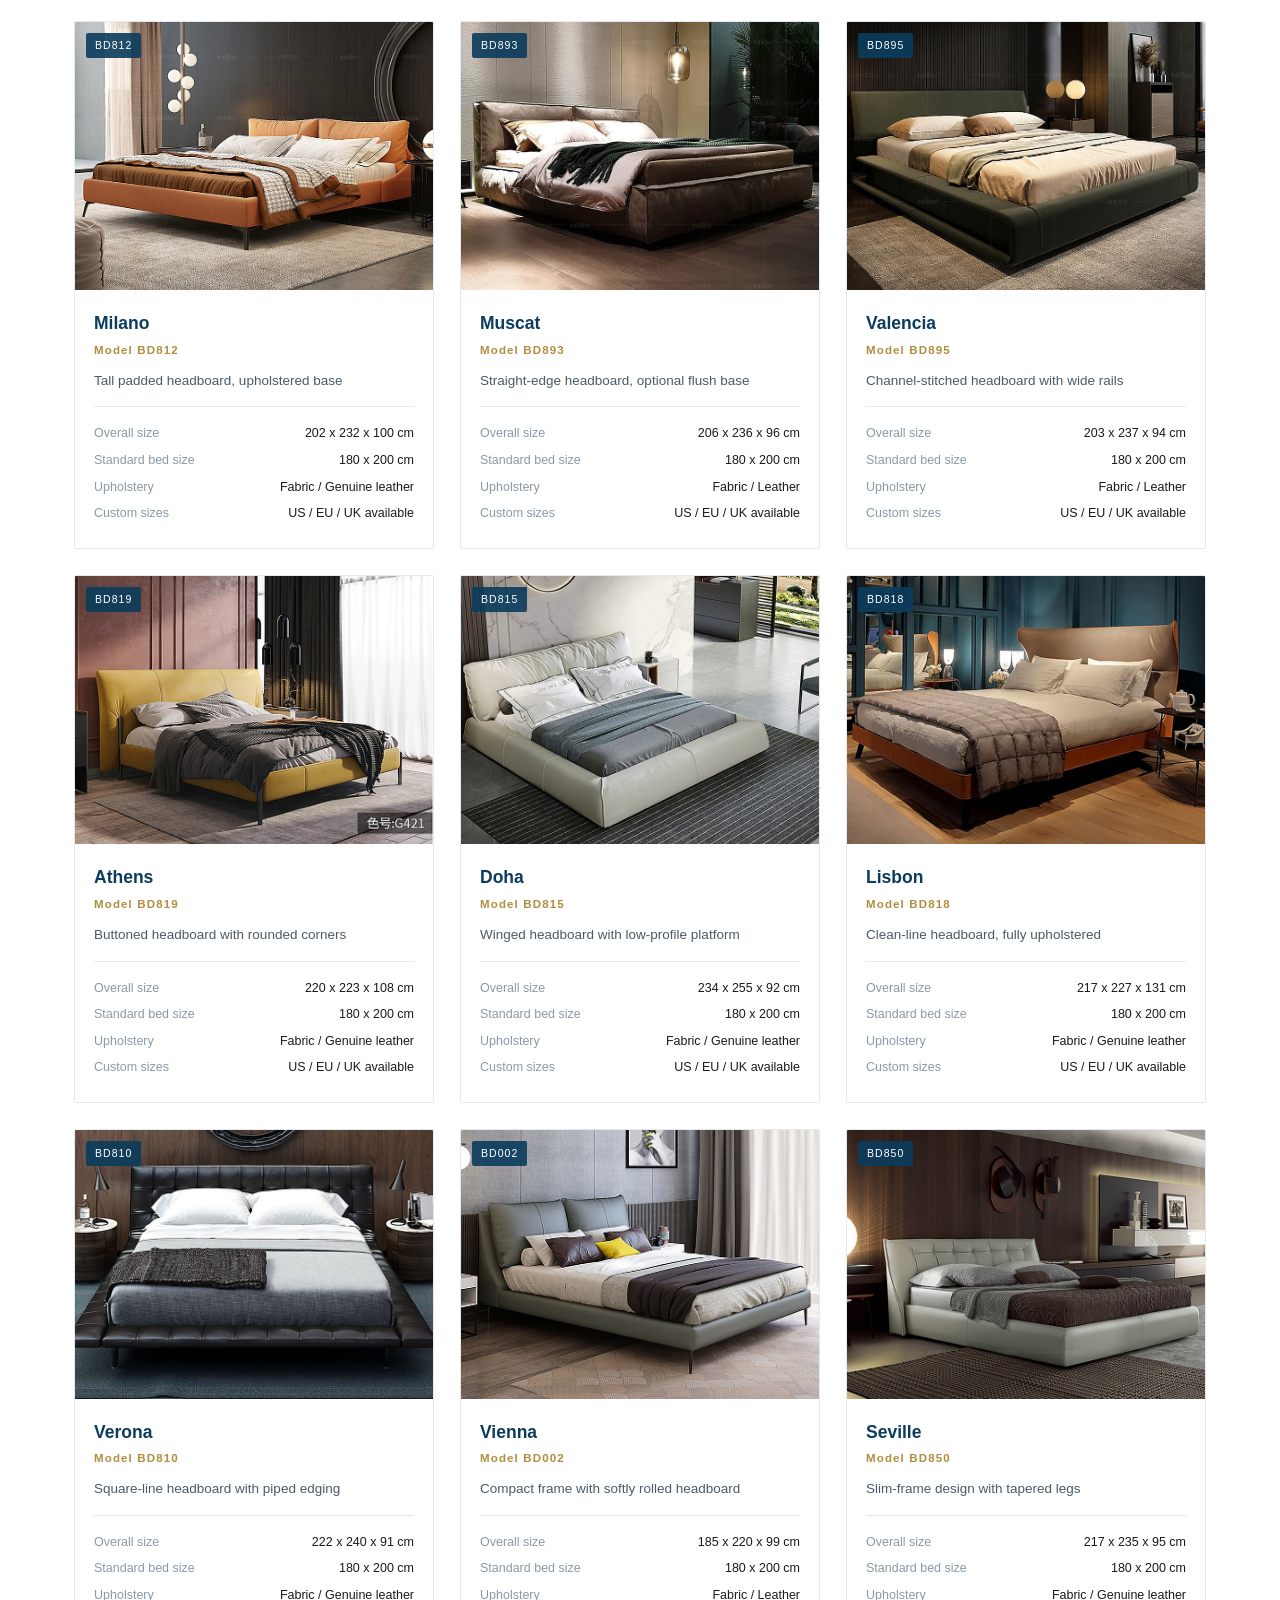
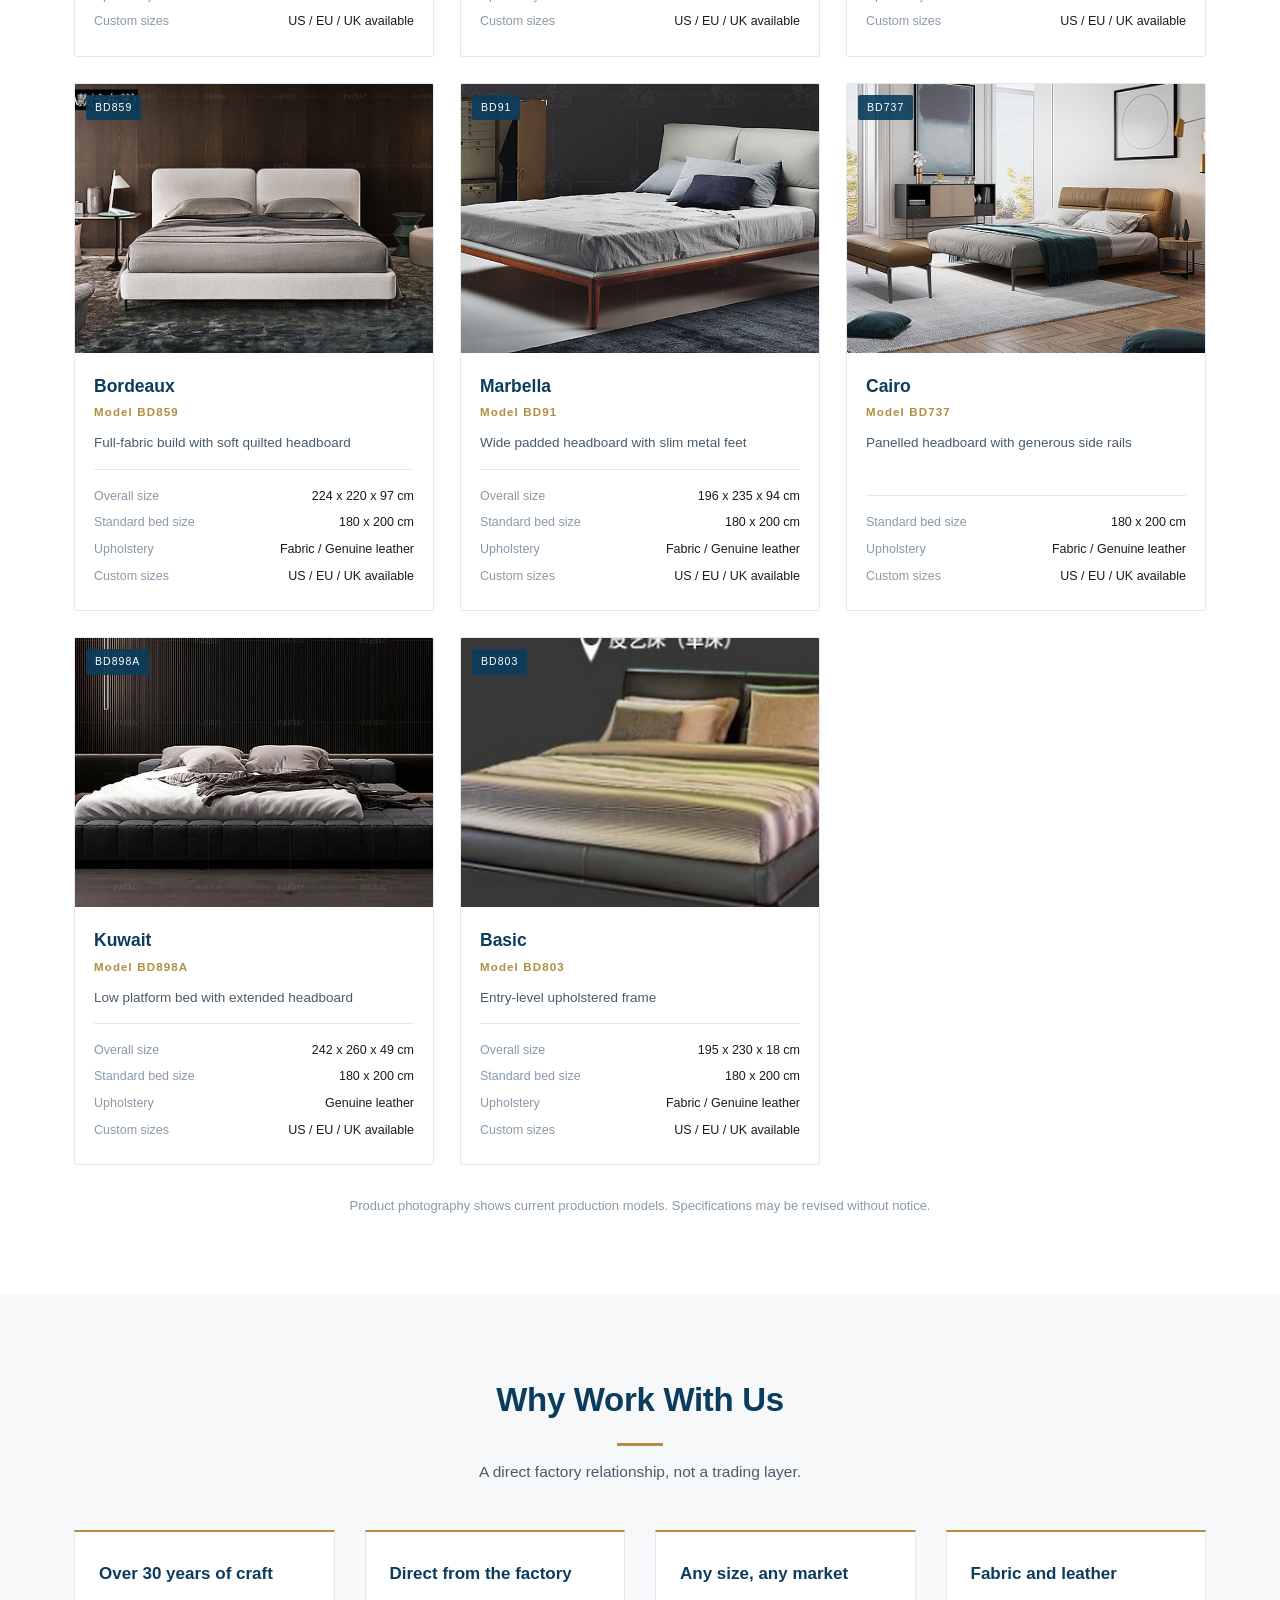
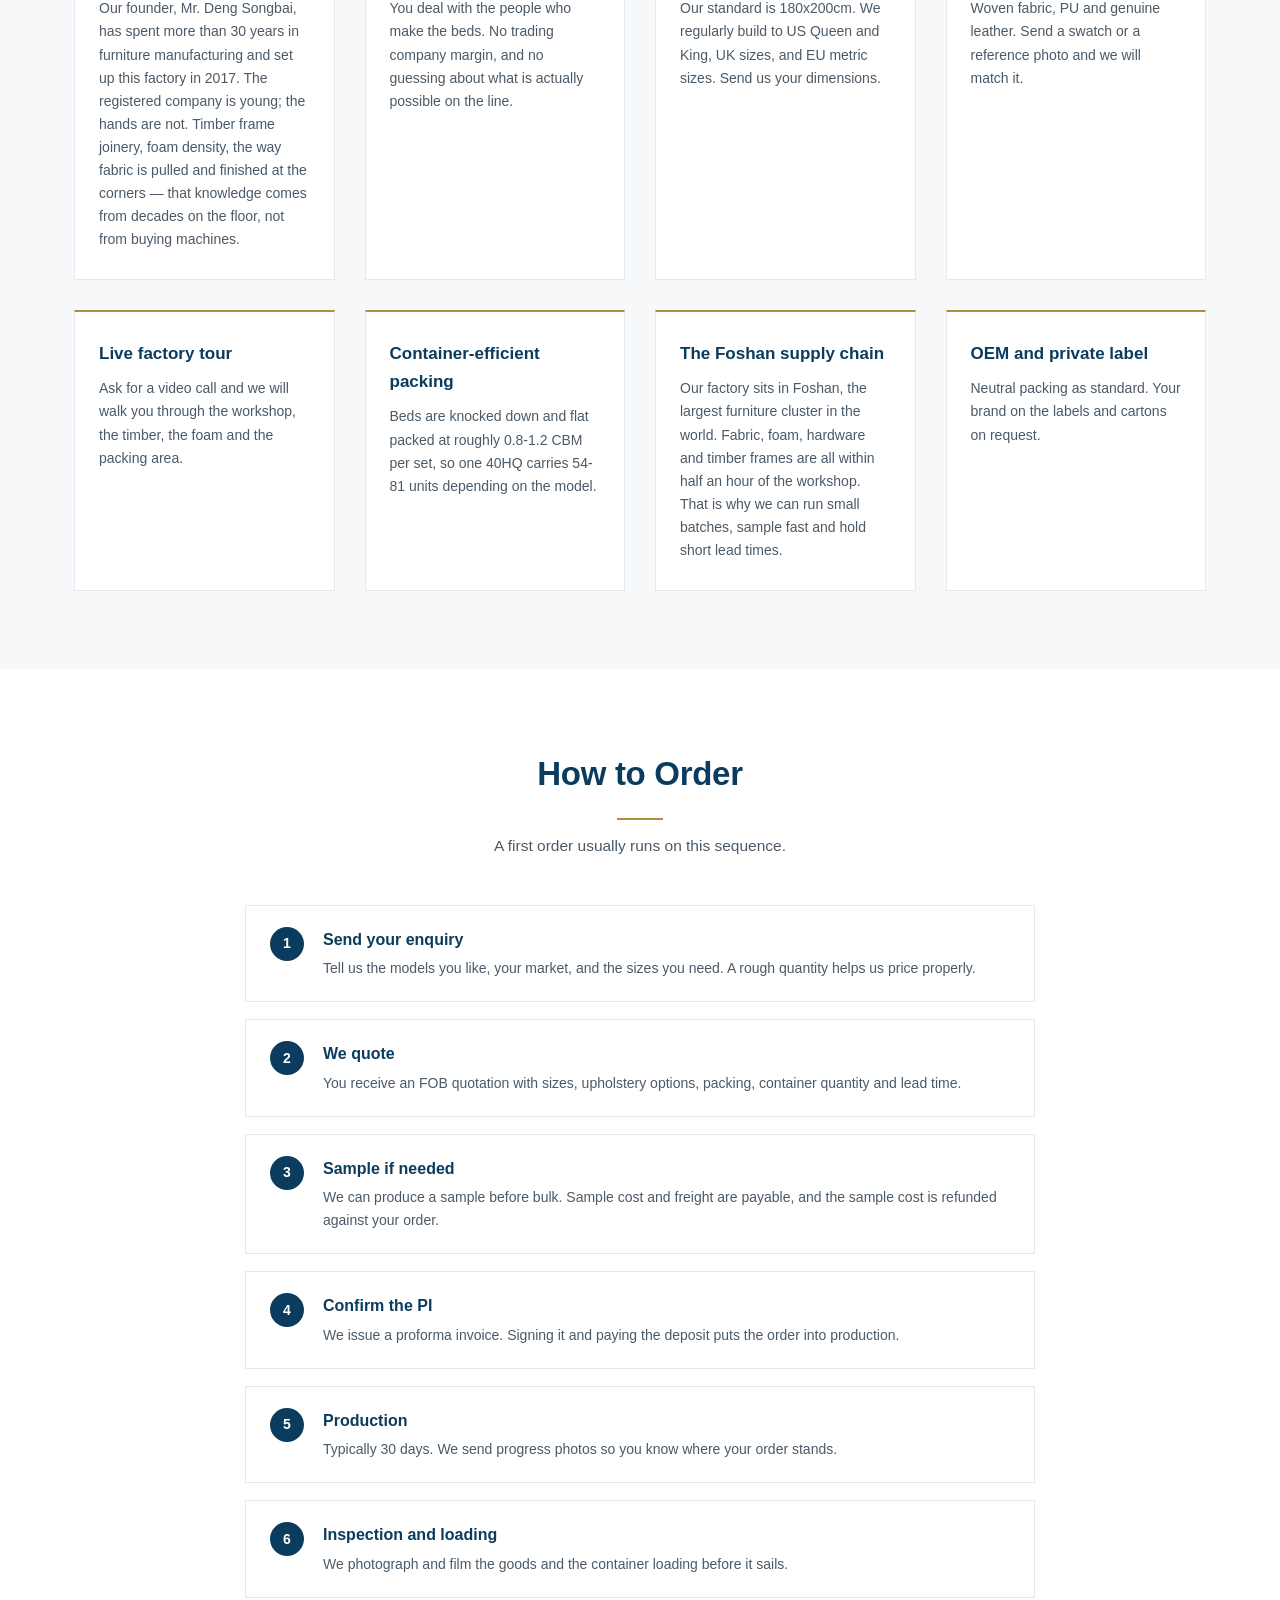
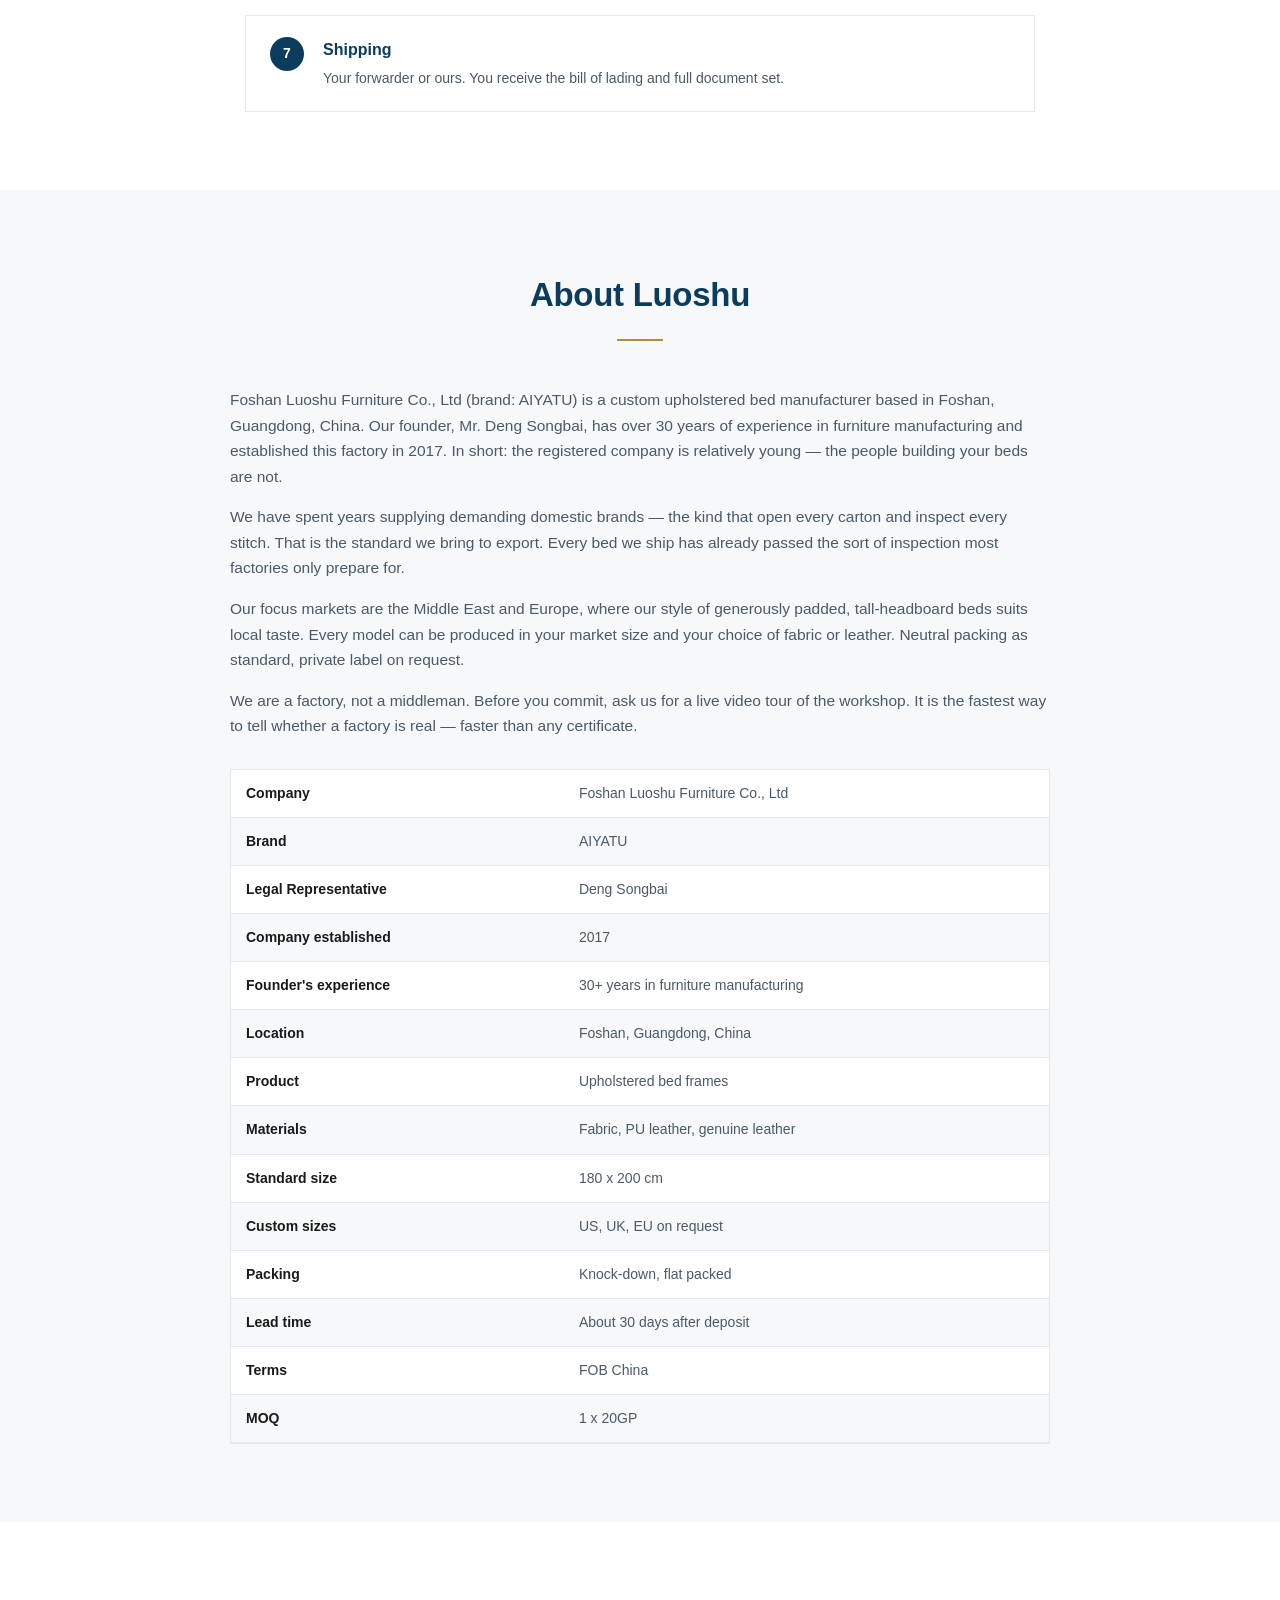
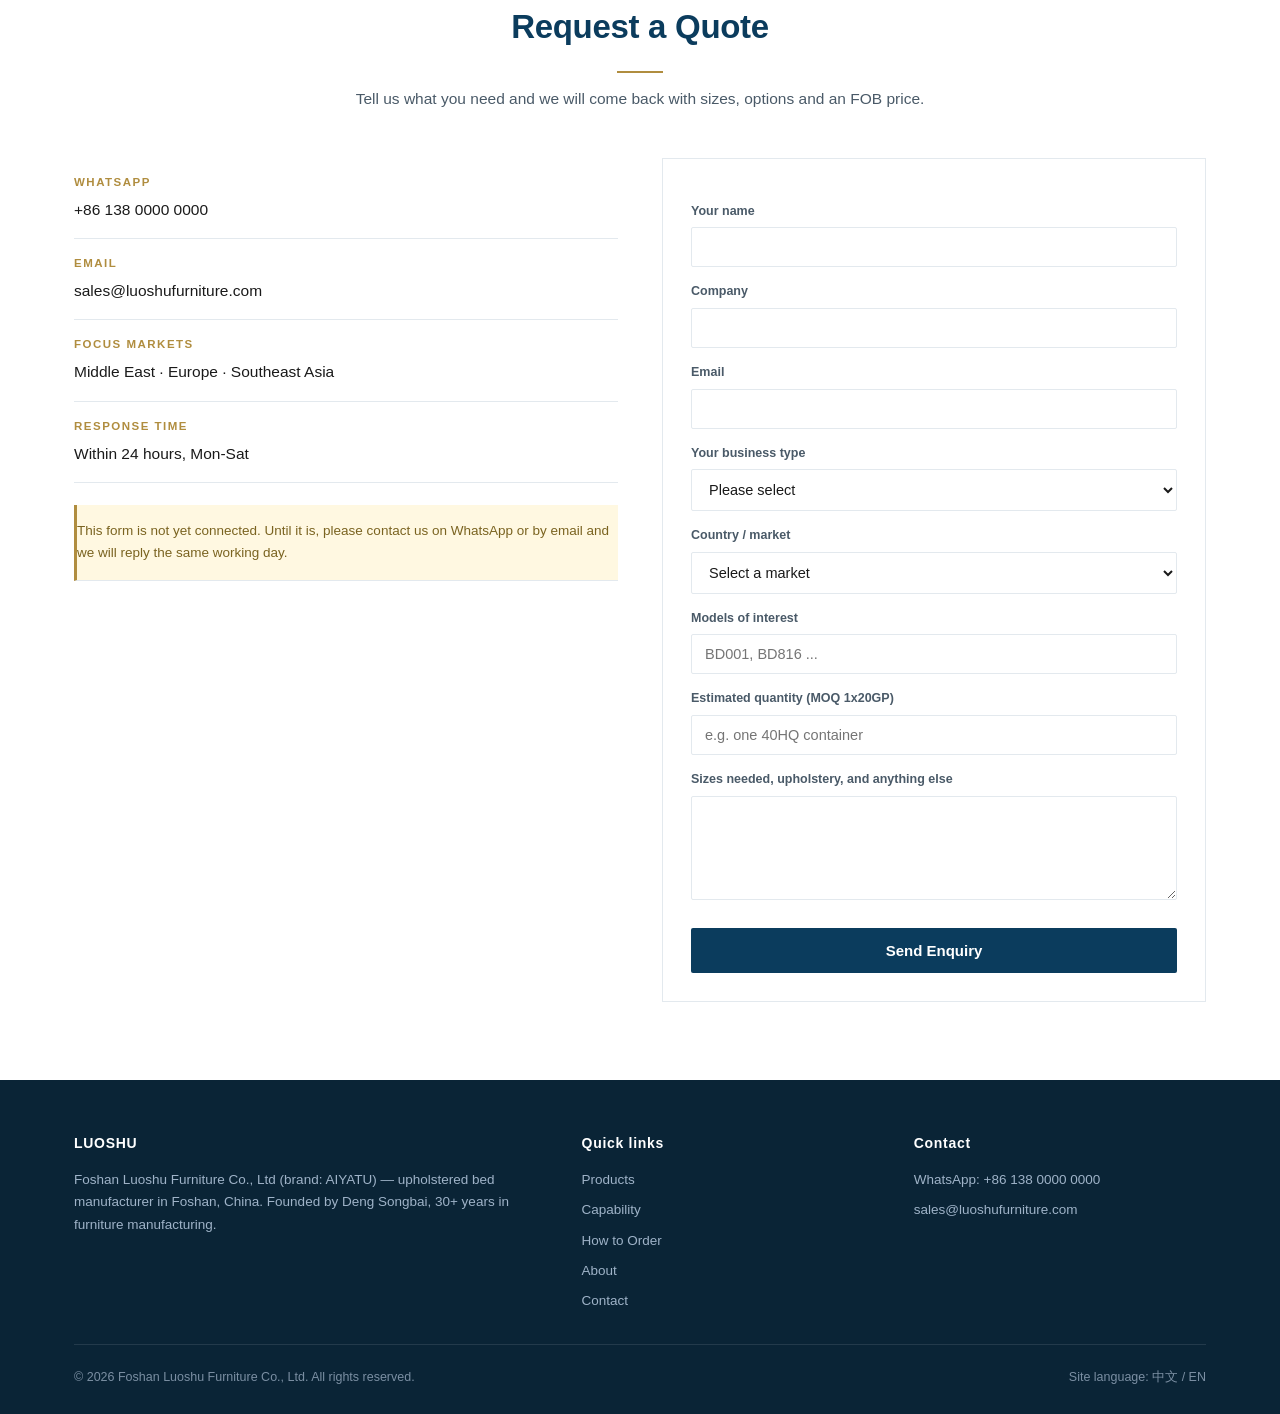
<file: en/index.html>
<!DOCTYPE html>
<html lang="en">
<head>
<meta charset="UTF-8">
<meta name="viewport" content="width=device-width,initial-scale=1">
<title>Foshan Luoshu Furniture | Upholstered Bed Manufacturer China</title>
<meta name="description" content="Foshan Luoshu Furniture Co., Ltd - upholstered bed manufacturer in Foshan, China. Fabric and genuine leather bed frames, OEM and ODM, custom sizes for Middle East and Europe, FOB factory pricing.">
<link rel="canonical" href="./">
<link rel="alternate" hreflang="en" href="./">
<link rel="alternate" hreflang="zh-CN" href="../">
<meta property="og:title" content="Foshan Luoshu Furniture | Upholstered Bed Manufacturer China">
<meta property="og:description" content="Chinese manufacturer of fabric and genuine leather upholstered beds. Custom sizes for Middle East and European markets, knock-down packing, FOB factory pricing.">
<meta property="og:type" content="website">
<link rel="icon" type="image/svg+xml" href="../assets/favicon.svg">
<link rel="stylesheet" href="../assets/style.css">
<script type="application/ld+json">
{
 "@context": "https://schema.org",
 "@type": "Organization",
 "name": "Foshan Luoshu Furniture Co., Ltd",
 "alternateName": "佛山市洛书家具",
 "url": "https://kerwinthean.github.io/luoshu-furniture-website/",
 "description": "Chinese manufacturer of fabric and genuine leather upholstered beds. OEM and ODM production for export markets.",
 "address": {
  "@type": "PostalAddress",
  "addressLocality": "Foshan",
  "addressRegion": "Guangdong",
  "addressCountry": "CN"
 },
 "contactPoint": {
  "@type": "ContactPoint",
  "contactType": "sales",
  "email": "sales@luoshufurniture.com",
  "telephone": "+8613800000000",
  "availableLanguage": [
   "en",
   "zh"
  ]
 },
 "makesOffer": {
  "@type": "Offer",
  "itemOffered": {
   "@type": "Product",
   "name": "Upholstered bed frames",
   "category": "Bedroom furniture"
  },
  "businessFunction": "http://purl.org/goodrelations/v1#Sell",
  "eligibleCustomerType": "Business"
 },
 "foundingDate": "2017",
 "legalName": "佛山市洛书家具有限公司",
 "founder": {
  "@type": "Person",
  "name": "Deng Songbai",
  "alternateName": "邓松柏",
  "description": "Over 30 years of experience in furniture manufacturing"
 }
}
</script>
<script type="application/ld+json">
{
 "@context": "https://schema.org",
 "@type": "ItemList",
 "name": "Upholstered Bed Collection",
 "numberOfItems": 17,
 "itemListElement": [
  {
   "@type": "ListItem",
   "position": 1,
   "item": {
    "@type": "Product",
    "name": "Aurora Upholstered Bed (Model BD001)",
    "sku": "BD001",
    "category": "Upholstered bed frame",
    "material": "Fabric, PU leather, genuine leather",
    "manufacturer": {
     "@type": "Organization",
     "name": "Foshan Luoshu Furniture Co., Ltd"
    },
    "image": "https://kerwinthean.github.io/luoshu-furniture-website/assets/products/bd001.jpg",
    "description": "Curved wingback headboard with deep channel tufting"
   }
  },
  {
   "@type": "ListItem",
   "position": 2,
   "item": {
    "@type": "Product",
    "name": "Riyadh Upholstered Bed (Model BD816)",
    "sku": "BD816",
    "category": "Upholstered bed frame",
    "material": "Fabric, PU leather, genuine leather",
    "manufacturer": {
     "@type": "Organization",
     "name": "Foshan Luoshu Furniture Co., Ltd"
    },
    "image": "https://kerwinthean.github.io/luoshu-furniture-website/assets/products/bd816.jpg",
    "description": "High headboard with sculpted shoulders"
   }
  },
  {
   "@type": "ListItem",
   "position": 3,
   "item": {
    "@type": "Product",
    "name": "Dubai Upholstered Bed (Model BD860)",
    "sku": "BD860",
    "category": "Upholstered bed frame",
    "material": "Fabric, PU leather, genuine leather",
    "manufacturer": {
     "@type": "Organization",
     "name": "Foshan Luoshu Furniture Co., Ltd"
    },
    "image": "https://kerwinthean.github.io/luoshu-furniture-website/assets/products/bd860.jpg",
    "description": "Broad headboard with layered padding"
   }
  },
  {
   "@type": "ListItem",
   "position": 4,
   "item": {
    "@type": "Product",
    "name": "Milano Upholstered Bed (Model BD812)",
    "sku": "BD812",
    "category": "Upholstered bed frame",
    "material": "Fabric, PU leather, genuine leather",
    "manufacturer": {
     "@type": "Organization",
     "name": "Foshan Luoshu Furniture Co., Ltd"
    },
    "image": "https://kerwinthean.github.io/luoshu-furniture-website/assets/products/bd812.jpg",
    "description": "Tall padded headboard, upholstered base"
   }
  },
  {
   "@type": "ListItem",
   "position": 5,
   "item": {
    "@type": "Product",
    "name": "Muscat Upholstered Bed (Model BD893)",
    "sku": "BD893",
    "category": "Upholstered bed frame",
    "material": "Fabric, PU leather, genuine leather",
    "manufacturer": {
     "@type": "Organization",
     "name": "Foshan Luoshu Furniture Co., Ltd"
    },
    "image": "https://kerwinthean.github.io/luoshu-furniture-website/assets/products/bd893.jpg",
    "description": "Straight-edge headboard, optional flush base"
   }
  },
  {
   "@type": "ListItem",
   "position": 6,
   "item": {
    "@type": "Product",
    "name": "Valencia Upholstered Bed (Model BD895)",
    "sku": "BD895",
    "category": "Upholstered bed frame",
    "material": "Fabric, PU leather, genuine leather",
    "manufacturer": {
     "@type": "Organization",
     "name": "Foshan Luoshu Furniture Co., Ltd"
    },
    "image": "https://kerwinthean.github.io/luoshu-furniture-website/assets/products/bd895.jpg",
    "description": "Channel-stitched headboard with wide rails"
   }
  },
  {
   "@type": "ListItem",
   "position": 7,
   "item": {
    "@type": "Product",
    "name": "Athens Upholstered Bed (Model BD819)",
    "sku": "BD819",
    "category": "Upholstered bed frame",
    "material": "Fabric, PU leather, genuine leather",
    "manufacturer": {
     "@type": "Organization",
     "name": "Foshan Luoshu Furniture Co., Ltd"
    },
    "image": "https://kerwinthean.github.io/luoshu-furniture-website/assets/products/bd819.jpg",
    "description": "Buttoned headboard with rounded corners"
   }
  },
  {
   "@type": "ListItem",
   "position": 8,
   "item": {
    "@type": "Product",
    "name": "Doha Upholstered Bed (Model BD815)",
    "sku": "BD815",
    "category": "Upholstered bed frame",
    "material": "Fabric, PU leather, genuine leather",
    "manufacturer": {
     "@type": "Organization",
     "name": "Foshan Luoshu Furniture Co., Ltd"
    },
    "image": "https://kerwinthean.github.io/luoshu-furniture-website/assets/products/bd815.jpg",
    "description": "Winged headboard with low-profile platform"
   }
  },
  {
   "@type": "ListItem",
   "position": 9,
   "item": {
    "@type": "Product",
    "name": "Lisbon Upholstered Bed (Model BD818)",
    "sku": "BD818",
    "category": "Upholstered bed frame",
    "material": "Fabric, PU leather, genuine leather",
    "manufacturer": {
     "@type": "Organization",
     "name": "Foshan Luoshu Furniture Co., Ltd"
    },
    "image": "https://kerwinthean.github.io/luoshu-furniture-website/assets/products/bd818.jpg",
    "description": "Clean-line headboard, fully upholstered"
   }
  },
  {
   "@type": "ListItem",
   "position": 10,
   "item": {
    "@type": "Product",
    "name": "Verona Upholstered Bed (Model BD810)",
    "sku": "BD810",
    "category": "Upholstered bed frame",
    "material": "Fabric, PU leather, genuine leather",
    "manufacturer": {
     "@type": "Organization",
     "name": "Foshan Luoshu Furniture Co., Ltd"
    },
    "image": "https://kerwinthean.github.io/luoshu-furniture-website/assets/products/bd810.jpg",
    "description": "Square-line headboard with piped edging"
   }
  },
  {
   "@type": "ListItem",
   "position": 11,
   "item": {
    "@type": "Product",
    "name": "Vienna Upholstered Bed (Model BD002)",
    "sku": "BD002",
    "category": "Upholstered bed frame",
    "material": "Fabric, PU leather, genuine leather",
    "manufacturer": {
     "@type": "Organization",
     "name": "Foshan Luoshu Furniture Co., Ltd"
    },
    "image": "https://kerwinthean.github.io/luoshu-furniture-website/assets/products/bd002.jpg",
    "description": "Compact frame with softly rolled headboard"
   }
  },
  {
   "@type": "ListItem",
   "position": 12,
   "item": {
    "@type": "Product",
    "name": "Seville Upholstered Bed (Model BD850)",
    "sku": "BD850",
    "category": "Upholstered bed frame",
    "material": "Fabric, PU leather, genuine leather",
    "manufacturer": {
     "@type": "Organization",
     "name": "Foshan Luoshu Furniture Co., Ltd"
    },
    "image": "https://kerwinthean.github.io/luoshu-furniture-website/assets/products/bd850.jpg",
    "description": "Slim-frame design with tapered legs"
   }
  },
  {
   "@type": "ListItem",
   "position": 13,
   "item": {
    "@type": "Product",
    "name": "Bordeaux Upholstered Bed (Model BD859)",
    "sku": "BD859",
    "category": "Upholstered bed frame",
    "material": "Fabric, PU leather, genuine leather",
    "manufacturer": {
     "@type": "Organization",
     "name": "Foshan Luoshu Furniture Co., Ltd"
    },
    "image": "https://kerwinthean.github.io/luoshu-furniture-website/assets/products/bd859.jpg",
    "description": "Full-fabric build with soft quilted headboard"
   }
  },
  {
   "@type": "ListItem",
   "position": 14,
   "item": {
    "@type": "Product",
    "name": "Marbella Upholstered Bed (Model BD91)",
    "sku": "BD91",
    "category": "Upholstered bed frame",
    "material": "Fabric, PU leather, genuine leather",
    "manufacturer": {
     "@type": "Organization",
     "name": "Foshan Luoshu Furniture Co., Ltd"
    },
    "image": "https://kerwinthean.github.io/luoshu-furniture-website/assets/products/bd91.jpg",
    "description": "Wide padded headboard with slim metal feet"
   }
  },
  {
   "@type": "ListItem",
   "position": 15,
   "item": {
    "@type": "Product",
    "name": "Cairo Upholstered Bed (Model BD737)",
    "sku": "BD737",
    "category": "Upholstered bed frame",
    "material": "Fabric, PU leather, genuine leather",
    "manufacturer": {
     "@type": "Organization",
     "name": "Foshan Luoshu Furniture Co., Ltd"
    },
    "image": "https://kerwinthean.github.io/luoshu-furniture-website/assets/products/bd737.jpg",
    "description": "Panelled headboard with generous side rails"
   }
  },
  {
   "@type": "ListItem",
   "position": 16,
   "item": {
    "@type": "Product",
    "name": "Kuwait Upholstered Bed (Model BD898A)",
    "sku": "BD898A",
    "category": "Upholstered bed frame",
    "material": "Fabric, PU leather, genuine leather",
    "manufacturer": {
     "@type": "Organization",
     "name": "Foshan Luoshu Furniture Co., Ltd"
    },
    "image": "https://kerwinthean.github.io/luoshu-furniture-website/assets/products/bd898a.jpg",
    "description": "Low platform bed with extended headboard"
   }
  },
  {
   "@type": "ListItem",
   "position": 17,
   "item": {
    "@type": "Product",
    "name": "Basic Upholstered Bed (Model BD803)",
    "sku": "BD803",
    "category": "Upholstered bed frame",
    "material": "Fabric, PU leather, genuine leather",
    "manufacturer": {
     "@type": "Organization",
     "name": "Foshan Luoshu Furniture Co., Ltd"
    },
    "image": "https://kerwinthean.github.io/luoshu-furniture-website/assets/products/bd803.jpg",
    "description": "Entry-level upholstered frame"
   }
  }
 ]
}
</script>
</head><body>
<header><div class="wrap nav">
<a href="#" class="logo">LUOSHU<span>FOSHAN LUOSHU</span></a>
<button class="burger" aria-label="Menu">&#9776;</button>
<ul>
<li><a href="#products">Products</a></li>
<li><a href="#capability">Capability</a></li>
<li><a href="#process">How to Order</a></li>
<li><a href="#about">About</a></li>
<li><a href="#contact">Contact</a></li>
</ul>
<div class="lang">
<a href="../">中文</a><a class="on" href="./">EN</a>
</div>
</div></header>
<div class="hero"><div class="wrap">
<div class="kicker">Established manufacturer · Foshan, Guangdong, China</div>
<h1>Upholstered Beds,<br>Built to Your Specification</h1>
<p>We are an upholstered bed factory based in Foshan, China - the largest furniture manufacturing cluster in the world. Our founding team has over 30 years in furniture manufacturing. Fabric and genuine-leather bed frames, custom sizes for every market, container-ready packing, and direct factory pricing.</p>
<div class="cta"><a class="btn btn-p" href="#products">View Products</a><a class="btn btn-o" href="#contact">Request a Quote</a></div>
</div></div>
<div class="strip"><div class="wrap">
<div><b>30yr+</b><small>Founder&#39;s experience</small></div>
<div><b>OEM</b><small>Custom size & fabric</small></div>
<div><b>54-81</b><small>Units per 40HQ</small></div>
<div><b>30d</b><small>Typical lead time</small></div>
</div></div>
<section id="products"><div class="wrap">
<div class="head"><h2>Our Bed Collection</h2><div class="rule"></div><p>Every model can be produced in your market size and your choice of fabric or leather. Model numbers below are our factory references.</p></div>
<div class="grid">
<div class="card">
<div class="ph"><span class="tag">BD001</span><img src="../assets/products/bd001-thumb.jpg" alt="Aurora upholstered bed" loading="lazy"></div>
<div class="body">
<h3>Aurora</h3>
<div class="mdl">Model BD001</div>
<div class="dsc">Curved wingback headboard with deep channel tufting</div>
<div class="spec">
<div><span>Overall size</span><span>206 x 234 x 104 cm</span></div>
<div><span>Standard bed size</span><span>180 x 200 cm</span></div>
<div><span>Upholstery</span><span>Fabric / Leather</span></div>
<div><span>Custom sizes</span><span>US / EU / UK available</span></div>
</div></div></div>
<div class="card">
<div class="ph"><span class="tag">BD816</span><img src="../assets/products/bd816-thumb.jpg" alt="Riyadh upholstered bed" loading="lazy"></div>
<div class="body">
<h3>Riyadh</h3>
<div class="mdl">Model BD816</div>
<div class="dsc">High headboard with sculpted shoulders</div>
<div class="spec">
<div><span>Overall size</span><span>231 x 226 x 66 cm</span></div>
<div><span>Standard bed size</span><span>180 x 200 cm</span></div>
<div><span>Upholstery</span><span>Fabric / Genuine leather</span></div>
<div><span>Custom sizes</span><span>US / EU / UK available</span></div>
</div></div></div>
<div class="card">
<div class="ph"><span class="tag">BD860</span><img src="../assets/products/bd860-thumb.jpg" alt="Dubai upholstered bed" loading="lazy"></div>
<div class="body">
<h3>Dubai</h3>
<div class="mdl">Model BD860</div>
<div class="dsc">Broad headboard with layered padding</div>
<div class="spec">
<div><span>Overall size</span><span>189 x 224 x 100 cm</span></div>
<div><span>Standard bed size</span><span>180 x 200 cm</span></div>
<div><span>Upholstery</span><span>Fabric / Leather</span></div>
<div><span>Custom sizes</span><span>US / EU / UK available</span></div>
</div></div></div>
<div class="card">
<div class="ph"><span class="tag">BD812</span><img src="../assets/products/bd812-thumb.jpg" alt="Milano upholstered bed" loading="lazy"></div>
<div class="body">
<h3>Milano</h3>
<div class="mdl">Model BD812</div>
<div class="dsc">Tall padded headboard, upholstered base</div>
<div class="spec">
<div><span>Overall size</span><span>202 x 232 x 100 cm</span></div>
<div><span>Standard bed size</span><span>180 x 200 cm</span></div>
<div><span>Upholstery</span><span>Fabric / Genuine leather</span></div>
<div><span>Custom sizes</span><span>US / EU / UK available</span></div>
</div></div></div>
<div class="card">
<div class="ph"><span class="tag">BD893</span><img src="../assets/products/bd893-thumb.jpg" alt="Muscat upholstered bed" loading="lazy"></div>
<div class="body">
<h3>Muscat</h3>
<div class="mdl">Model BD893</div>
<div class="dsc">Straight-edge headboard, optional flush base</div>
<div class="spec">
<div><span>Overall size</span><span>206 x 236 x 96 cm</span></div>
<div><span>Standard bed size</span><span>180 x 200 cm</span></div>
<div><span>Upholstery</span><span>Fabric / Leather</span></div>
<div><span>Custom sizes</span><span>US / EU / UK available</span></div>
</div></div></div>
<div class="card">
<div class="ph"><span class="tag">BD895</span><img src="../assets/products/bd895-thumb.jpg" alt="Valencia upholstered bed" loading="lazy"></div>
<div class="body">
<h3>Valencia</h3>
<div class="mdl">Model BD895</div>
<div class="dsc">Channel-stitched headboard with wide rails</div>
<div class="spec">
<div><span>Overall size</span><span>203 x 237 x 94 cm</span></div>
<div><span>Standard bed size</span><span>180 x 200 cm</span></div>
<div><span>Upholstery</span><span>Fabric / Leather</span></div>
<div><span>Custom sizes</span><span>US / EU / UK available</span></div>
</div></div></div>
<div class="card">
<div class="ph"><span class="tag">BD819</span><img src="../assets/products/bd819-thumb.jpg" alt="Athens upholstered bed" loading="lazy"></div>
<div class="body">
<h3>Athens</h3>
<div class="mdl">Model BD819</div>
<div class="dsc">Buttoned headboard with rounded corners</div>
<div class="spec">
<div><span>Overall size</span><span>220 x 223 x 108 cm</span></div>
<div><span>Standard bed size</span><span>180 x 200 cm</span></div>
<div><span>Upholstery</span><span>Fabric / Genuine leather</span></div>
<div><span>Custom sizes</span><span>US / EU / UK available</span></div>
</div></div></div>
<div class="card">
<div class="ph"><span class="tag">BD815</span><img src="../assets/products/bd815-thumb.jpg" alt="Doha upholstered bed" loading="lazy"></div>
<div class="body">
<h3>Doha</h3>
<div class="mdl">Model BD815</div>
<div class="dsc">Winged headboard with low-profile platform</div>
<div class="spec">
<div><span>Overall size</span><span>234 x 255 x 92 cm</span></div>
<div><span>Standard bed size</span><span>180 x 200 cm</span></div>
<div><span>Upholstery</span><span>Fabric / Genuine leather</span></div>
<div><span>Custom sizes</span><span>US / EU / UK available</span></div>
</div></div></div>
<div class="card">
<div class="ph"><span class="tag">BD818</span><img src="../assets/products/bd818-thumb.jpg" alt="Lisbon upholstered bed" loading="lazy"></div>
<div class="body">
<h3>Lisbon</h3>
<div class="mdl">Model BD818</div>
<div class="dsc">Clean-line headboard, fully upholstered</div>
<div class="spec">
<div><span>Overall size</span><span>217 x 227 x 131 cm</span></div>
<div><span>Standard bed size</span><span>180 x 200 cm</span></div>
<div><span>Upholstery</span><span>Fabric / Genuine leather</span></div>
<div><span>Custom sizes</span><span>US / EU / UK available</span></div>
</div></div></div>
<div class="card">
<div class="ph"><span class="tag">BD810</span><img src="../assets/products/bd810-thumb.jpg" alt="Verona upholstered bed" loading="lazy"></div>
<div class="body">
<h3>Verona</h3>
<div class="mdl">Model BD810</div>
<div class="dsc">Square-line headboard with piped edging</div>
<div class="spec">
<div><span>Overall size</span><span>222 x 240 x 91 cm</span></div>
<div><span>Standard bed size</span><span>180 x 200 cm</span></div>
<div><span>Upholstery</span><span>Fabric / Genuine leather</span></div>
<div><span>Custom sizes</span><span>US / EU / UK available</span></div>
</div></div></div>
<div class="card">
<div class="ph"><span class="tag">BD002</span><img src="../assets/products/bd002-thumb.jpg" alt="Vienna upholstered bed" loading="lazy"></div>
<div class="body">
<h3>Vienna</h3>
<div class="mdl">Model BD002</div>
<div class="dsc">Compact frame with softly rolled headboard</div>
<div class="spec">
<div><span>Overall size</span><span>185 x 220 x 99 cm</span></div>
<div><span>Standard bed size</span><span>180 x 200 cm</span></div>
<div><span>Upholstery</span><span>Fabric / Leather</span></div>
<div><span>Custom sizes</span><span>US / EU / UK available</span></div>
</div></div></div>
<div class="card">
<div class="ph"><span class="tag">BD850</span><img src="../assets/products/bd850-thumb.jpg" alt="Seville upholstered bed" loading="lazy"></div>
<div class="body">
<h3>Seville</h3>
<div class="mdl">Model BD850</div>
<div class="dsc">Slim-frame design with tapered legs</div>
<div class="spec">
<div><span>Overall size</span><span>217 x 235 x 95 cm</span></div>
<div><span>Standard bed size</span><span>180 x 200 cm</span></div>
<div><span>Upholstery</span><span>Fabric / Genuine leather</span></div>
<div><span>Custom sizes</span><span>US / EU / UK available</span></div>
</div></div></div>
<div class="card">
<div class="ph"><span class="tag">BD859</span><img src="../assets/products/bd859-thumb.jpg" alt="Bordeaux upholstered bed" loading="lazy"></div>
<div class="body">
<h3>Bordeaux</h3>
<div class="mdl">Model BD859</div>
<div class="dsc">Full-fabric build with soft quilted headboard</div>
<div class="spec">
<div><span>Overall size</span><span>224 x 220 x 97 cm</span></div>
<div><span>Standard bed size</span><span>180 x 200 cm</span></div>
<div><span>Upholstery</span><span>Fabric / Genuine leather</span></div>
<div><span>Custom sizes</span><span>US / EU / UK available</span></div>
</div></div></div>
<div class="card">
<div class="ph"><span class="tag">BD91</span><img src="../assets/products/bd91-thumb.jpg" alt="Marbella upholstered bed" loading="lazy"></div>
<div class="body">
<h3>Marbella</h3>
<div class="mdl">Model BD91</div>
<div class="dsc">Wide padded headboard with slim metal feet</div>
<div class="spec">
<div><span>Overall size</span><span>196 x 235 x 94 cm</span></div>
<div><span>Standard bed size</span><span>180 x 200 cm</span></div>
<div><span>Upholstery</span><span>Fabric / Genuine leather</span></div>
<div><span>Custom sizes</span><span>US / EU / UK available</span></div>
</div></div></div>
<div class="card">
<div class="ph"><span class="tag">BD737</span><img src="../assets/products/bd737-thumb.jpg" alt="Cairo upholstered bed" loading="lazy"></div>
<div class="body">
<h3>Cairo</h3>
<div class="mdl">Model BD737</div>
<div class="dsc">Panelled headboard with generous side rails</div>
<div class="spec">
<div><span>Standard bed size</span><span>180 x 200 cm</span></div>
<div><span>Upholstery</span><span>Fabric / Genuine leather</span></div>
<div><span>Custom sizes</span><span>US / EU / UK available</span></div>
</div></div></div>
<div class="card">
<div class="ph"><span class="tag">BD898A</span><img src="../assets/products/bd898a-thumb.jpg" alt="Kuwait upholstered bed" loading="lazy"></div>
<div class="body">
<h3>Kuwait</h3>
<div class="mdl">Model BD898A</div>
<div class="dsc">Low platform bed with extended headboard</div>
<div class="spec">
<div><span>Overall size</span><span>242 x 260 x 49 cm</span></div>
<div><span>Standard bed size</span><span>180 x 200 cm</span></div>
<div><span>Upholstery</span><span>Genuine leather</span></div>
<div><span>Custom sizes</span><span>US / EU / UK available</span></div>
</div></div></div>
<div class="card">
<div class="ph"><span class="tag">BD803</span><img src="../assets/products/bd803-thumb.jpg" alt="Basic upholstered bed" loading="lazy"></div>
<div class="body">
<h3>Basic</h3>
<div class="mdl">Model BD803</div>
<div class="dsc">Entry-level upholstered frame</div>
<div class="spec">
<div><span>Overall size</span><span>195 x 230 x 18 cm</span></div>
<div><span>Standard bed size</span><span>180 x 200 cm</span></div>
<div><span>Upholstery</span><span>Fabric / Genuine leather</span></div>
<div><span>Custom sizes</span><span>US / EU / UK available</span></div>
</div></div></div>
</div>
<p style="text-align:center;margin-top:30px;font-size:13px;color:#8a99a8">Product photography shows current production models. Specifications may be revised without notice.</p>
</div></section>
<section id="capability" class="alt"><div class="wrap">
<div class="head"><h2>Why Work With Us</h2><div class="rule"></div><p>A direct factory relationship, not a trading layer.</p></div>
<div class="feat">
<div class="fitem"><h3>Over 30 years of craft</h3><p>Our founder, Mr. Deng Songbai, has spent more than 30 years in furniture manufacturing and set up this factory in 2017. The registered company is young; the hands are not. Timber frame joinery, foam density, the way fabric is pulled and finished at the corners &mdash; that knowledge comes from decades on the floor, not from buying machines.</p></div>
<div class="fitem"><h3>Direct from the factory</h3><p>You deal with the people who make the beds. No trading company margin, and no guessing about what is actually possible on the line.</p></div>
<div class="fitem"><h3>Any size, any market</h3><p>Our standard is 180x200cm. We regularly build to US Queen and King, UK sizes, and EU metric sizes. Send us your dimensions.</p></div>
<div class="fitem"><h3>Fabric and leather</h3><p>Woven fabric, PU and genuine leather. Send a swatch or a reference photo and we will match it.</p></div>
<div class="fitem"><h3>Live factory tour</h3><p>Ask for a video call and we will walk you through the workshop, the timber, the foam and the packing area.</p></div>
<div class="fitem"><h3>Container-efficient packing</h3><p>Beds are knocked down and flat packed at roughly 0.8-1.2 CBM per set, so one 40HQ carries 54-81 units depending on the model.</p></div>
<div class="fitem"><h3>The Foshan supply chain</h3><p>Our factory sits in Foshan, the largest furniture cluster in the world. Fabric, foam, hardware and timber frames are all within half an hour of the workshop. That is why we can run small batches, sample fast and hold short lead times.</p></div>
<div class="fitem"><h3>OEM and private label</h3><p>Neutral packing as standard. Your brand on the labels and cartons on request.</p></div>
</div></div></section>
<section id="process"><div class="wrap">
<div class="head"><h2>How to Order</h2><div class="rule"></div><p>A first order usually runs on this sequence.</p></div>
<div class="steps">
<div class="step"><div><h3>Send your enquiry</h3><p>Tell us the models you like, your market, and the sizes you need. A rough quantity helps us price properly.</p></div></div>
<div class="step"><div><h3>We quote</h3><p>You receive an FOB quotation with sizes, upholstery options, packing, container quantity and lead time.</p></div></div>
<div class="step"><div><h3>Sample if needed</h3><p>We can produce a sample before bulk. Sample cost and freight are payable, and the sample cost is refunded against your order.</p></div></div>
<div class="step"><div><h3>Confirm the PI</h3><p>We issue a proforma invoice. Signing it and paying the deposit puts the order into production.</p></div></div>
<div class="step"><div><h3>Production</h3><p>Typically 30 days. We send progress photos so you know where your order stands.</p></div></div>
<div class="step"><div><h3>Inspection and loading</h3><p>We photograph and film the goods and the container loading before it sails.</p></div></div>
<div class="step"><div><h3>Shipping</h3><p>Your forwarder or ours. You receive the bill of lading and full document set.</p></div></div>
</div></div></section>
<section id="about" class="alt"><div class="wrap">
<div class="head"><h2>About Luoshu</h2><div class="rule"></div></div>
<div style="max-width:820px;margin:0 auto">
<p style="margin-bottom:15px;color:#4a5a68;font-size:15.5px">Foshan Luoshu Furniture Co., Ltd (brand: AIYATU) is a custom upholstered bed manufacturer based in Foshan, Guangdong, China. Our founder, Mr. Deng Songbai, has over 30 years of experience in furniture manufacturing and established this factory in 2017. In short: the registered company is relatively young &mdash; the people building your beds are not.</p>
<p style="margin-bottom:15px;color:#4a5a68;font-size:15.5px">We have spent years supplying demanding domestic brands — the kind that open every carton and inspect every stitch. That is the standard we bring to export. Every bed we ship has already passed the sort of inspection most factories only prepare for.</p>
<p style="margin-bottom:15px;color:#4a5a68;font-size:15.5px">Our focus markets are the Middle East and Europe, where our style of generously padded, tall-headboard beds suits local taste. Every model can be produced in your market size and your choice of fabric or leather. Neutral packing as standard, private label on request.</p>
<p style="margin-bottom:15px;color:#4a5a68;font-size:15.5px">We are a factory, not a middleman. Before you commit, ask us for a live video tour of the workshop. It is the fastest way to tell whether a factory is real — faster than any certificate.</p>
<div class="tblwrap" style="margin-top:30px"><table class="tbl">
<tr><td>Company</td><td>Foshan Luoshu Furniture Co., Ltd</td></tr>
<tr><td>Brand</td><td>AIYATU</td></tr>
<tr><td>Legal Representative</td><td>Deng Songbai</td></tr>
<tr><td>Company established</td><td>2017</td></tr>
<tr><td>Founder&#39;s experience</td><td>30+ years in furniture manufacturing</td></tr>
<tr><td>Location</td><td>Foshan, Guangdong, China</td></tr>
<tr><td>Product</td><td>Upholstered bed frames</td></tr>
<tr><td>Materials</td><td>Fabric, PU leather, genuine leather</td></tr>
<tr><td>Standard size</td><td>180 x 200 cm</td></tr>
<tr><td>Custom sizes</td><td>US, UK, EU on request</td></tr>
<tr><td>Packing</td><td>Knock-down, flat packed</td></tr>
<tr><td>Lead time</td><td>About 30 days after deposit</td></tr>
<tr><td>Terms</td><td>FOB China</td></tr>
<tr><td>MOQ</td><td>1 x 20GP</td></tr>
</table></div></div></div></section>
<section id="contact"><div class="wrap">
<div class="head"><h2>Request a Quote</h2><div class="rule"></div><p>Tell us what you need and we will come back with sizes, options and an FOB price.</p></div>
<div class="cbox">
<div class="cinfo">
<div><b>WhatsApp</b><a href="https://wa.me/8613800000000" target="_blank" rel="noopener">+86 138 0000 0000</a></div>
<div><b>Email</b><a href="mailto:sales@luoshufurniture.com">sales@luoshufurniture.com</a></div>
<div><b>Focus markets</b><span>Middle East · Europe · Southeast Asia</span></div>
<div><b>Response time</b><span>Within 24 hours, Mon-Sat</span></div>
<div class="note">This form is not yet connected. Until it is, please contact us on WhatsApp or by email and we will reply the same working day.</div>
</div>
<form onsubmit="return false">
<label>Your name</label><input type="text" name="name">
<label>Company</label><input type="text" name="company">
<label>Email</label><input type="email" name="email">
<label>Your business type</label><select name="buyer_type"><option value="">Please select</option>
<option>Wholesaler / Importer</option>
<option>Furniture chain retailer</option>
<option>Trading company</option>
<option>OEM / ODM / Private label</option>
<option>Hotel / Project contract</option>
<option>Interior design / Fit-out</option>
<option>Other</option>
</select>
<label>Country / market</label><select name="market"><option value="">Select a market</option>
<option>United Arab Emirates</option>
<option>Saudi Arabia</option>
<option>Qatar</option>
<option>Kuwait</option>
<option>Oman</option>
<option>Germany</option>
<option>Netherlands</option>
<option>Poland</option>
<option>United Kingdom</option>
<option>Malaysia</option>
<option>Other</option>
</select>
<label>Models of interest</label><input type="text" name="models" placeholder="BD001, BD816 ...">
<label>Estimated quantity (MOQ 1x20GP)</label><input type="text" name="qty" placeholder="e.g. one 40HQ container">
<label>Sizes needed, upholstery, and anything else</label><textarea name="msg"></textarea>
<button type="submit">Send Enquiry</button>
</form>
</div></div></section>
<footer><div class="wrap">
<div class="fgrid">
<div><h4>LUOSHU</h4><p>Foshan Luoshu Furniture Co., Ltd (brand: AIYATU) &mdash; upholstered bed manufacturer in Foshan, China. Founded by Deng Songbai, 30+ years in furniture manufacturing.</p></div>
<div><h4>Quick links</h4><ul>
<li><a href="#products">Products</a></li>
<li><a href="#capability">Capability</a></li>
<li><a href="#process">How to Order</a></li>
<li><a href="#about">About</a></li>
<li><a href="#contact">Contact</a></li>
</ul></div>
<div><h4>Contact</h4><ul>
<li><a href="https://wa.me/8613800000000" target="_blank" rel="noopener">WhatsApp: +86 138 0000 0000</a></li>
<li><a href="mailto:sales@luoshufurniture.com">sales@luoshufurniture.com</a></li>
</ul></div>
</div>
<div class="fbot"><span>&copy; 2026 Foshan Luoshu Furniture Co., Ltd. All rights reserved.</span><span>Site language: <a href='../'>中文</a> / EN</span></div>
</div></footer>
<script src="../assets/main.js"></script>
</body></html>
</file>
<file: assets/style.css>
:root{
  --ink:#1a1a1a; --ink2:#4a5a68; --line:#e3e9ee; --bg:#ffffff; --soft:#f6f8fa;
  --brand:#0b3c5d; --brand2:#1b6ca8; --gold:#b08d3f; --radius:2px;
  --max:1180px;
}
*{box-sizing:border-box;margin:0;padding:0}
html{scroll-behavior:smooth}
body{font-family:"Segoe UI",-apple-system,"Helvetica Neue","Microsoft YaHei",sans-serif;
  color:var(--ink);background:var(--bg);line-height:1.65;-webkit-font-smoothing:antialiased}
img{max-width:100%;display:block;height:auto}
a{color:inherit;text-decoration:none}
.wrap{max-width:var(--max);margin:0 auto;padding:0 24px}

/* header */
header{position:sticky;top:0;z-index:50;background:rgba(255,255,255,.94);
  backdrop-filter:saturate(180%) blur(8px);border-bottom:1px solid var(--line)}
.nav{display:flex;align-items:center;gap:32px;height:72px}
.logo{font-size:19px;font-weight:700;letter-spacing:.14em;color:var(--brand)}
.logo span{display:block;font-size:9.5px;font-weight:400;letter-spacing:.22em;color:var(--ink2);margin-top:2px}
.nav ul{display:flex;gap:28px;list-style:none;margin-left:auto;font-size:14.5px}
.nav ul a{color:var(--ink2);padding:6px 0;border-bottom:1.5px solid transparent;transition:.18s}
.nav ul a:hover,.nav ul a.on{color:var(--brand);border-color:var(--gold)}
.lang{display:flex;gap:6px;font-size:12.5px;border:1px solid var(--line);border-radius:2px;overflow:hidden}
.lang a{padding:5px 11px;color:var(--ink2)}
.lang a.on{background:var(--brand);color:#fff}
.burger{display:none;margin-left:auto;font-size:22px;color:var(--brand);background:none;border:0;cursor:pointer}

/* hero */
.hero{background:linear-gradient(180deg,#f8fafb,#fff);border-bottom:1px solid var(--line);
  padding:86px 0 76px;text-align:center}
.hero h1{font-size:clamp(31px,4.4vw,49px);font-weight:700;letter-spacing:-.4px;line-height:1.18;color:var(--brand)}
.hero p{max-width:660px;margin:20px auto 0;font-size:17px;color:var(--ink2)}
.kicker{display:inline-block;font-size:11.5px;letter-spacing:.24em;color:var(--gold);
  text-transform:uppercase;margin-bottom:18px;font-weight:600}
.cta{display:inline-flex;gap:13px;margin-top:34px;flex-wrap:wrap;justify-content:center}
.btn{display:inline-block;padding:13px 27px;font-size:14.5px;font-weight:600;border-radius:2px;transition:.18s}
.btn-p{background:var(--brand);color:#fff}
.btn-p:hover{background:#08283d}
.btn-o{border:1.5px solid var(--brand);color:var(--brand)}
.btn-o:hover{background:var(--brand);color:#fff}

/* strip */
.strip{background:var(--brand);color:#fff;padding:0}
.strip .wrap{display:grid;grid-template-columns:repeat(4,1fr);gap:1px;background:rgba(255,255,255,.14)}
.strip div{background:var(--brand);padding:26px 18px;text-align:center}
.strip b{display:block;font-size:25px;font-weight:700;letter-spacing:-.3px}
.strip small{font-size:11.5px;color:#b9cfe0;letter-spacing:.06em}

/* sections */
section{padding:78px 0}
.alt{background:var(--soft)}
.head{text-align:center;max-width:680px;margin:0 auto 46px}
.head h2{font-size:clamp(24px,3vw,33px);color:var(--brand);font-weight:700;letter-spacing:-.3px}
.head p{margin-top:13px;color:var(--ink2);font-size:15.5px}
.rule{width:46px;height:2.5px;background:var(--gold);margin:16px auto 0}

/* grid */
.grid{display:grid;grid-template-columns:repeat(auto-fill,minmax(272px,1fr));gap:26px}
.card{background:#fff;border:1px solid var(--line);border-radius:2px;overflow:hidden;
  transition:.22s;display:flex;flex-direction:column}
.card:hover{box-shadow:0 10px 30px rgba(11,60,93,.10);transform:translateY(-3px);border-color:#c9d6e0}
.card .ph{background:var(--soft);aspect-ratio:4/3;overflow:hidden;position:relative}
.card .ph img{width:100%;height:100%;object-fit:cover;transition:.4s}
.card:hover .ph img{transform:scale(1.045)}
.tag{position:absolute;top:11px;left:11px;background:rgba(11,60,93,.9);color:#fff;
  font-size:10.5px;letter-spacing:.1em;padding:4px 9px;border-radius:2px}
.card .body{padding:19px 19px 21px;flex:1;display:flex;flex-direction:column}
.card h3{font-size:17.5px;color:var(--brand);font-weight:700}
.card .mdl{font-size:11.5px;color:var(--gold);letter-spacing:.1em;margin-top:3px;font-weight:600}
.card .dsc{font-size:13.5px;color:var(--ink2);margin-top:10px;flex:1}
.spec{margin-top:14px;padding-top:13px;border-top:1px solid var(--line);font-size:12.5px;color:var(--ink2)}
.spec div{display:flex;justify-content:space-between;gap:10px;padding:3px 0}
.spec span:first-child{color:#8a99a8}
.spec span:last-child{text-align:right;font-weight:500;color:var(--ink)}

/* features */
.feat{display:grid;grid-template-columns:repeat(auto-fit,minmax(255px,1fr));gap:30px}
.fitem{padding:28px 24px;background:#fff;border:1px solid var(--line);border-top:2.5px solid var(--gold)}
.fitem h3{font-size:17px;color:var(--brand);margin-bottom:9px}
.fitem p{font-size:14px;color:var(--ink2)}

/* steps */
.steps{counter-reset:s;display:grid;gap:17px;max-width:790px;margin:0 auto}
.step{counter-increment:s;display:flex;gap:19px;align-items:flex-start;
  background:#fff;padding:21px 24px;border:1px solid var(--line)}
.step::before{content:counter(s);flex:0 0 34px;height:34px;border-radius:50%;
  background:var(--brand);color:#fff;display:grid;place-items:center;font-size:14px;font-weight:700}
.step h3{font-size:16px;color:var(--brand);margin-bottom:4px}
.step p{font-size:14px;color:var(--ink2)}

/* table */
.tbl{width:100%;border-collapse:collapse;font-size:14px;background:#fff}
.tbl th{background:var(--brand);color:#fff;padding:13px 15px;text-align:left;font-size:13px;font-weight:600}
.tbl td{padding:12px 15px;border-bottom:1px solid var(--line);color:var(--ink2)}
.tbl tr:nth-child(even) td{background:var(--soft)}
.tbl td:first-child{font-weight:600;color:var(--ink);white-space:nowrap}
.tblwrap{overflow-x:auto;border:1px solid var(--line)}

/* contact */
.cbox{display:grid;grid-template-columns:1fr 1fr;gap:44px;align-items:start}
.cinfo div{padding:15px 0;border-bottom:1px solid var(--line)}
.cinfo b{display:block;font-size:11.5px;letter-spacing:.13em;color:var(--gold);
  text-transform:uppercase;margin-bottom:5px}
.cinfo a,.cinfo span{font-size:15.5px;color:var(--ink)}
.note{background:#fff8e1;border-left:3px solid var(--gold);padding:16px 19px;font-size:13.5px;color:#7a6320;margin-top:22px}
form{background:#fff;border:1px solid var(--line);padding:28px}
label{display:block;font-size:12.5px;font-weight:600;color:var(--ink2);margin:14px 0 6px}
input,select,textarea{width:100%;padding:11px 13px;border:1px solid var(--line);
  border-radius:2px;font-family:inherit;font-size:14.5px;color:var(--ink);background:#fff}
input:focus,select:focus,textarea:focus{outline:none;border-color:var(--brand2)}
textarea{min-height:104px;resize:vertical}
button[type=submit]{width:100%;margin-top:20px;padding:14px;background:var(--brand);color:#fff;
  border:0;font-size:15px;font-weight:600;cursor:pointer;font-family:inherit;border-radius:2px}
button[type=submit]:hover{background:#08283d}

/* footer */
footer{background:#0a2436;color:#9fb3c8;padding:52px 0 26px;font-size:13.5px}
.fgrid{display:grid;grid-template-columns:1.6fr 1fr 1fr;gap:40px;padding-bottom:32px;
  border-bottom:1px solid rgba(255,255,255,.1)}
footer h4{color:#fff;font-size:14px;margin-bottom:14px;letter-spacing:.05em}
footer ul{list-style:none;display:grid;gap:8px}
footer a:hover{color:#fff}
.fbot{padding-top:22px;display:flex;justify-content:space-between;gap:16px;flex-wrap:wrap;font-size:12.5px;color:#7b8fa3}

@media(max-width:880px){
  .cbox{grid-template-columns:1fr}
  .strip .wrap{grid-template-columns:repeat(2,1fr)}
  .fgrid{grid-template-columns:1fr;gap:26px}
}
@media(max-width:720px){
  .nav ul{display:none;position:absolute;top:72px;left:0;right:0;background:#fff;
    flex-direction:column;padding:14px 24px;border-bottom:1px solid var(--line);gap:2px}
  .nav ul.open{display:flex}
  .nav ul a{display:block;padding:11px 0;border-bottom:1px solid var(--line)}
  .burger{display:block}
  .lang{order:3}
  section{padding:56px 0}
  .hero{padding:60px 0 54px}
}
</file>
